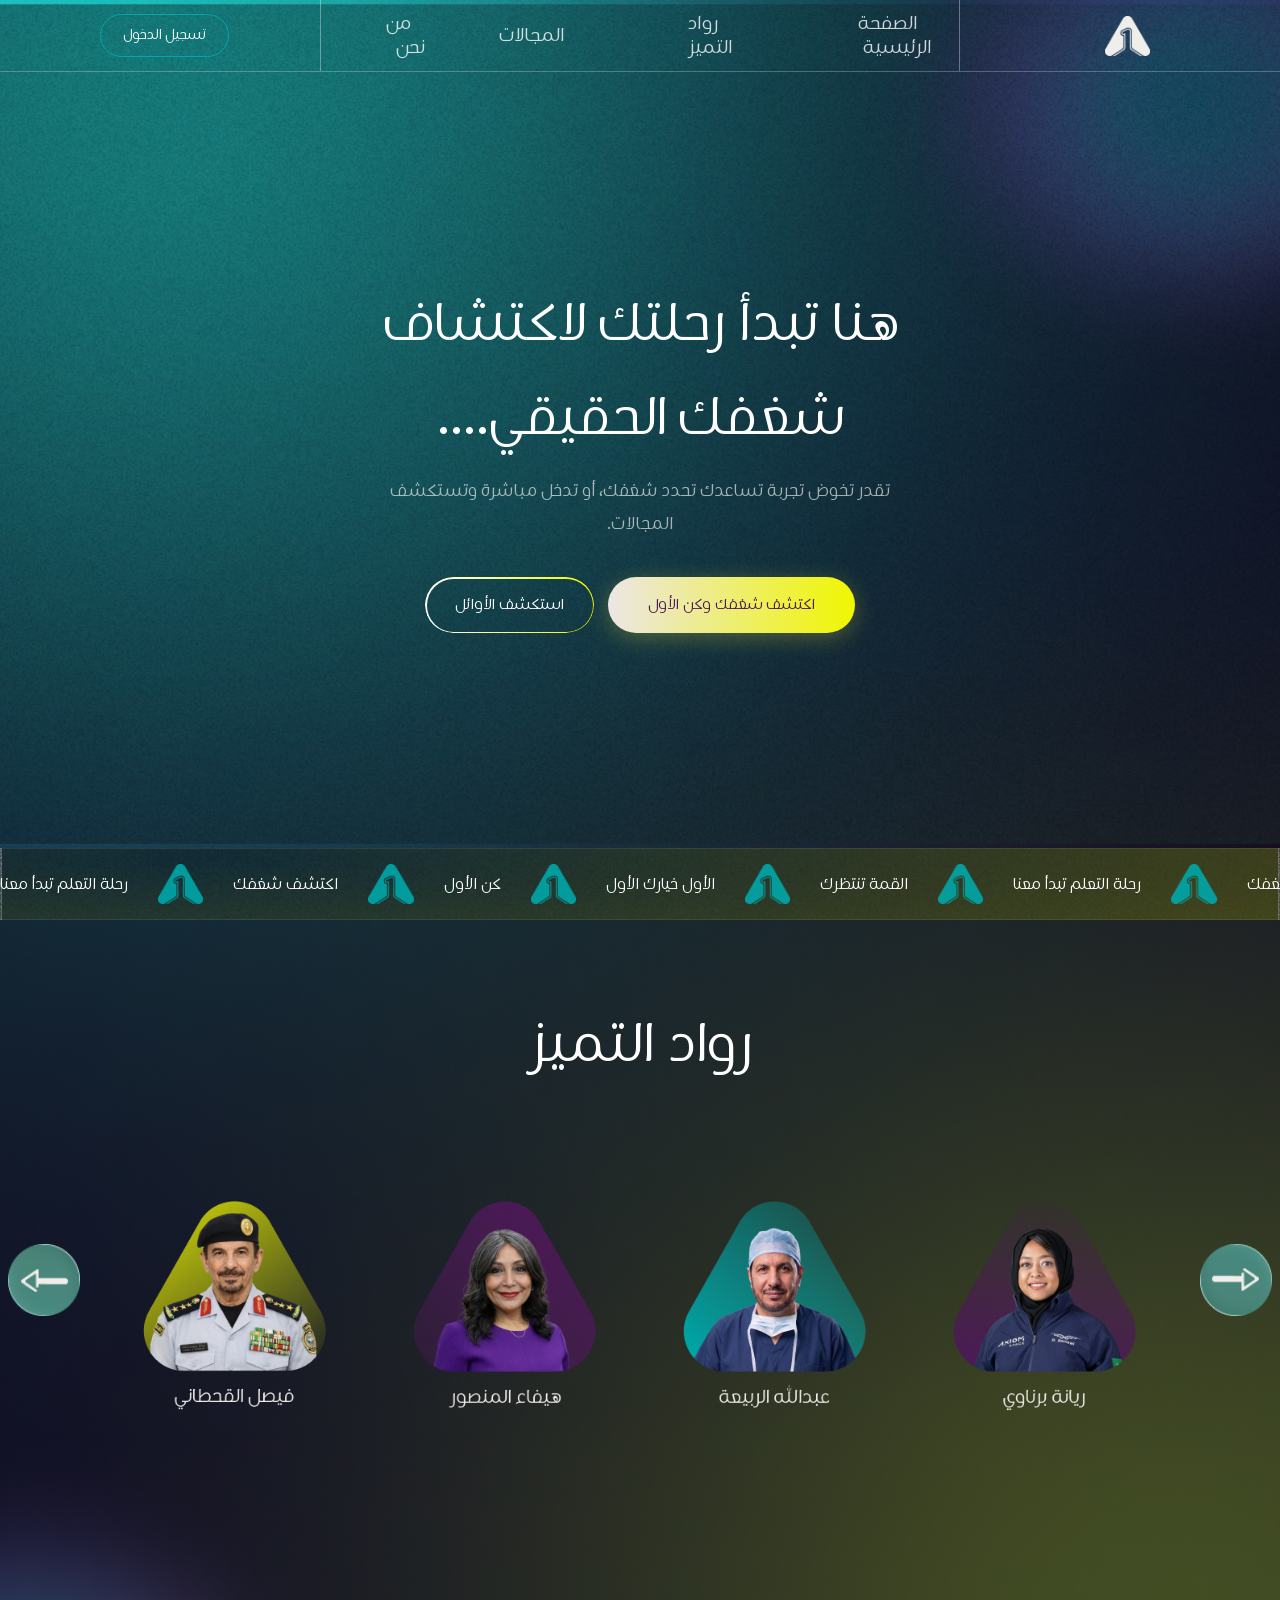
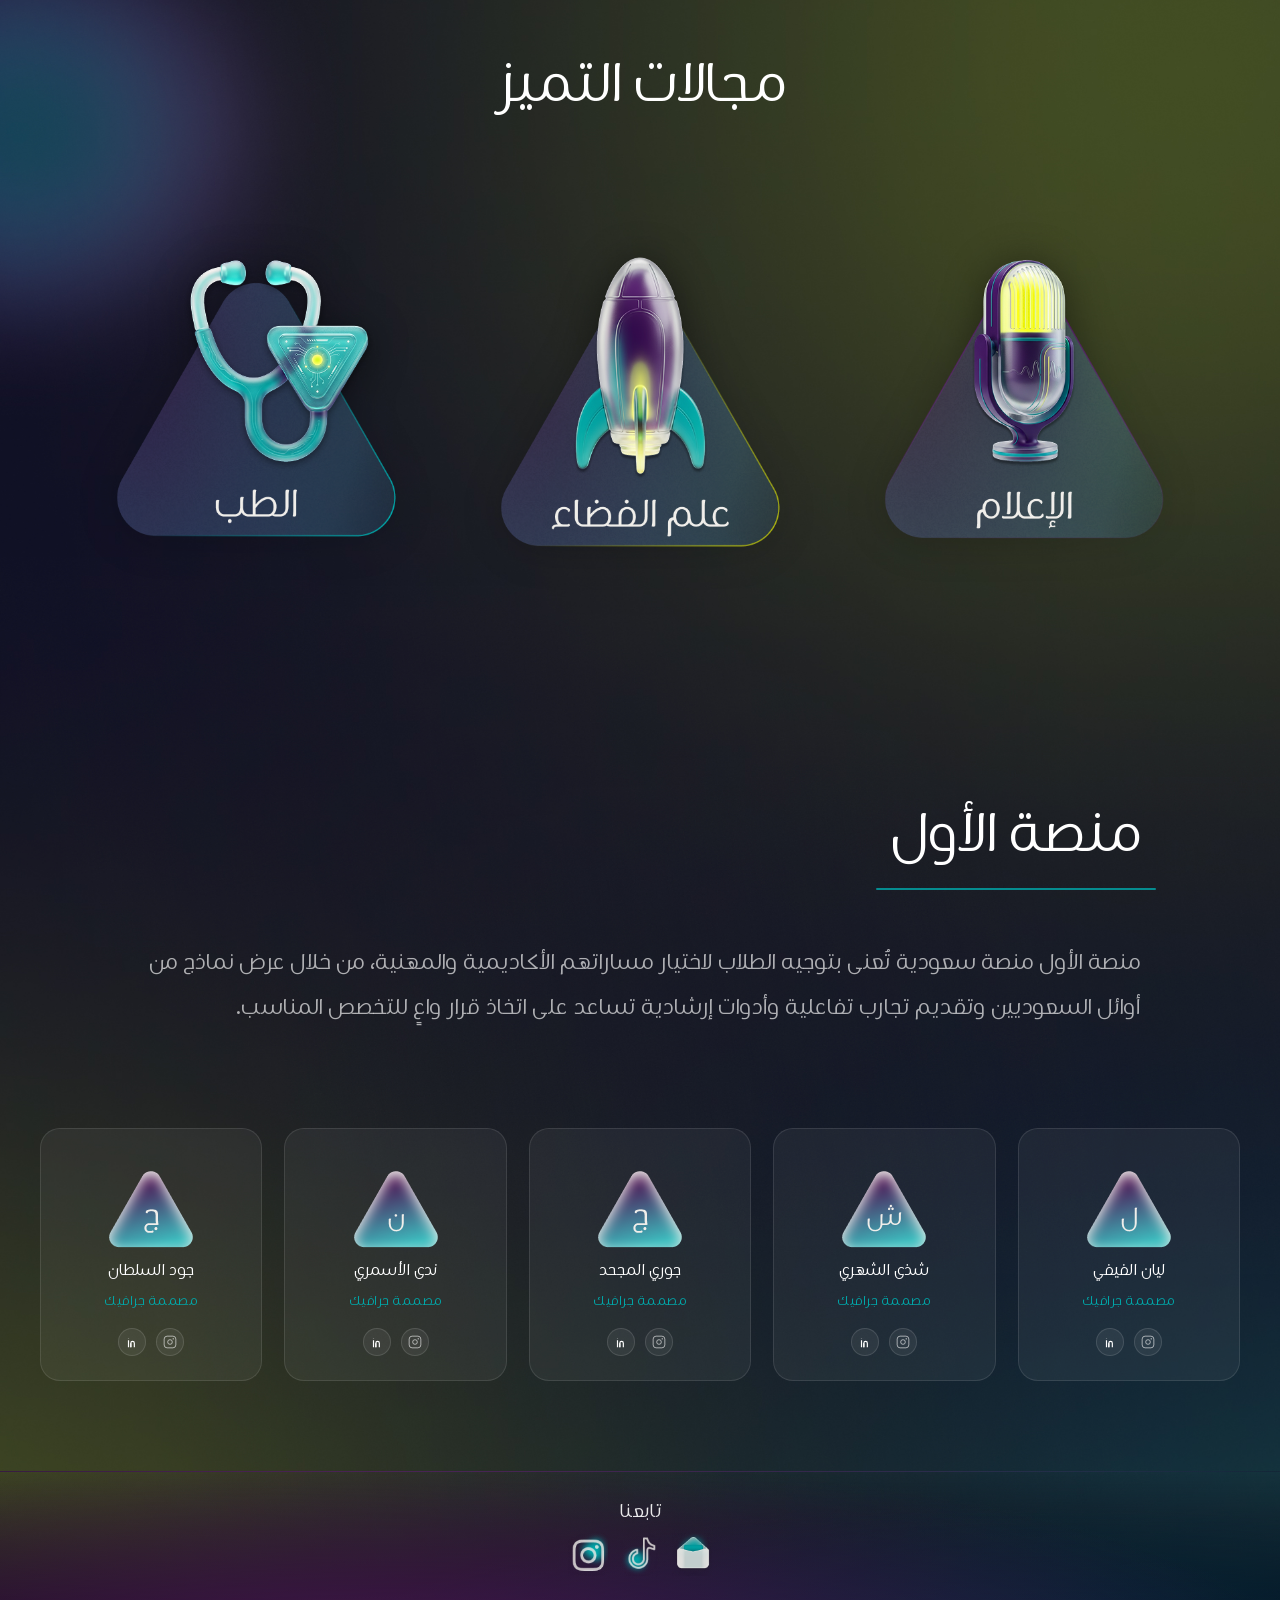
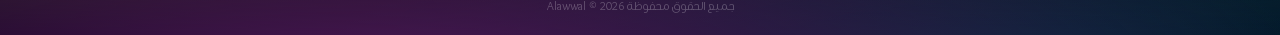
<file: index.html>
<!DOCTYPE html>
<html lang="ar" dir="rtl">
<head>
  <meta charset="UTF-8">
  <meta name="viewport" content="width=device-width, initial-scale=1.0">
  <title>منصة الأول – اكتشف شغفك الحقيقي</title>
  <link rel="stylesheet" href="styles.css">
  <link href="https://fonts.googleapis.com/css2?family=Cairo:wght@300;400;600;700;900&display=swap" rel="stylesheet">
</head>
<body>

<!-- Glass overlay — covers full page background -->
<div class="page-glass" aria-hidden="true"></div>

<!-- ══════════ HEADER ══════════ -->
<header class="hdr" id="hdr">
  <a href="index.html" class="logo"> <img class="logo-img" src="assets/شعار ابيض (1).png" alt="منصة الأول"> </a>
  
  <ul class="nav" id="mainNav">
    <li><a href="index.html">الصفحة الرئيسية</a></li>
    <li><a href="#pioneers-sec">رواد التميز</a></li>
    <li><a href="#fields-sec">المجالات</a></li>
    <li><a href="#about-sec">من نحن</a></li>
  </ul>
  <a href="auth.html" class="btn-login" id="loginBtn">تسجيل الدخول</a>
  <span class="user-welcome" id="userWelcome" style="display:none;">مرحباً <span id="userName"></span> <button class="logout-btn" onclick="logout()">خروج</button></span>
  <div class="burger" id="burger"><span></span><span></span><span></span></div>
</header>

 

<!-- ══════════ HERO ══════════ -->
<section class="hero" id="home">
  <div class="hero-content">
    <h1>هنا تبدأ رحلتك لاكتشاف</h1>
    <h1>شغفك الحقيقي....</h1>
    <p>
      تقدر تخوض تجربة تساعدك تحدد شغفك، أو تدخل مباشرة وتستكشف المجالات.
    </p>
    <div class="hero-btns">
      <a href="quiz.html" class="btn-Y">اكتشف شغفك وكن الأول</a>
      <a href="#pioneers-sec" class="btn-T">استكشف الأوائل</a>
    </div>
  </div>
  
</section>

 

<!-- ══════════ TICKER MARQUEE ══════════ -->
<div class="ticker" aria-hidden="true">
  <div class="ticker-track" id="tickerTrack">
    <span class="ticker-text">رحلة التعلم تبدأ معنا</span>
    <img class="ticker-logo" src="assets/شعار تركوازي.png" alt="">
    <span class="ticker-text">اكتشف شغفك</span>
    <img class="ticker-logo" src="assets/شعار تركوازي.png" alt="">
    <span class="ticker-text">كن الأول</span>
    <img class="ticker-logo" src="assets/شعار تركوازي.png" alt="">
    <span class="ticker-text">الأول خيارك الأول</span>
    <img class="ticker-logo" src="assets/شعار تركوازي.png" alt="">
    <span class="ticker-text">القمة تنتظرك</span>
    <img class="ticker-logo" src="assets/شعار تركوازي.png" alt="">
  </div>
</div>

 

<!-- ══════════ PIONEERS CAROUSEL ══════════ -->
<section class="sec pioneers-sec" id="pioneers-sec">

  <div class="sec-ttl">
    <h2>رواد التميز</h2>
  </div>

  <div class="carousel-wrapper">
    <button class="nav-btn prev" id="prev"></button>

    <div class="carousel">
      <div class="carousel-track" id="carouselTrack">
        
        <div class="item"><img src="assets/مثلث فيصل.png" alt="فيصل القحطاني" loading="lazy"></div>
        <div class="item"><img src="assets/مثلث هيفاء.png" alt="هيفاء المنصور " loading="lazy"></div>
        <div class="item"><img src="assets/مثلث عبدالله.png" alt="عبدالله " loading="lazy"></div>
        <div class="item">
          <a href="pioneers.html?char=1">
            <img src="assets/مثلث ريانة (1).png" alt="ريانة" loading="lazy">
          </a>
        </div>
        <div class="item"><img src="assets/مثلث غادة.png" alt="غادة " loading="lazy"></div>
        <div class="item"><img src="assets/مثلث غازي.png" alt="غازي " loading="lazy"></div>
        <div class="item"><img src="assets/مثلث سالم.png" alt="سالم " loading="lazy"></div>
        <div class="item"><img src="assets/مثلث احمد.png" alt="أحمد " loading="lazy"></div>
      </div>
    </div>

    <button class="nav-btn next" id="next"></button>
  </div>

</section>
 
<!-- ══════════ FIELDS (مجالات التميز) ══════════ -->
<section class="sec fields-sec" id="fields-sec">
  <div class="sec-ttl reveal">
    <h2>مجالات التميز</h2>


  <div class="fields-row">

    <!-- الإعلام -->
    <div class="field-card reveal" style="transition-delay:.1s">
      <img class="field-icon-img" src="assets/مثلث_الإعلام.png" alt="الإعلام">
    </div>

    <!-- علم الفضاء -->
    <div class="field-card reveal">
      <a href="pioneers.html">
      <img class="field-icon-img" src="assets/مثلث_الفضاء.png" alt="علم الفضاء">
      </a>
    </div>

    <!-- الطب -->
    <div class="field-card reveal" style="transition-delay:.2s">
      <img class="field-icon-img" src="assets/مثلث_الطب.png" alt="الطب">
      
    </div>

  </div>
</section>


<!-- ══════════ PLATFORM + TEAM (MERGED) ══════════ -->
<section class="sec platform-sec team-sec" id="about-sec">

  <!-- PLATFORM -->
  <div class="platform-inner reveal">
    <div class="sec-ttl">
      <h2>منصة الأول</h2>
    </div>

    <p>
      منصة الأول منصة سعودية تُعنى بتوجيه الطلاب لاختيار مساراتهم الأكاديمية والمهنية، من خلال عرض نماذج 
من أوائل السعوديين وتقديم تجارب تفاعلية وأدوات إرشادية تساعد على اتخاذ قرار واعٍ للتخصص المناسب.  </p>
  </div>

  <!-- TITLE FOR TEAM -->
  <div class="sec-ttl reveal" style="margin-top:30px; text-align: center;">
  </div>

  <!-- TEAM GRID -->
  <div class="team-grid">

    <div class="team-card reveal" style="transition-delay:.05s">
      <img class="tri-img" src="assets/ل.png">
      <h3>ليان الفيفي</h3>
      <span>مصممة جرافيك</span>
      <div class="team-social">
        <a href="#" class="team-icon" aria-label="Instagram">
          <svg viewBox="0 0 24 24" fill="none">
            <path d="M7 2h10a5 5 0 0 1 5 5v10a5 5 0 0 1-5 5H7a5 5 0 0 1-5-5V7a5 5 0 0 1 5-5Z" stroke="white"/>
            <path d="M12 8a4 4 0 1 0 0 8a4 4 0 0 0 0-8Z" stroke="white"/>
            <circle cx="17.5" cy="6.5" r="1" fill="white"/>
          </svg>
        </a>

        <a href="#" class="team-icon" aria-label="LinkedIn">
          <svg viewBox="0 0 24 24" fill="none">
            <path d="M6 9v12M6 6.5v.5" stroke="white" stroke-width="2"/>
            <path d="M10 21v-7a3 3 0 0 1 6 0v7" stroke="white" stroke-width="2"/>
            <path d="M10 14v7" stroke="white" stroke-width="2"/>
          </svg>
        </a>
      </div>
    </div>

    <div class="team-card reveal" style="transition-delay:.1s">
      <img class="tri-img" src="assets/ش.png">
      <h3>شذى الشهري</h3>
      <span>مصممة جرافيك</span>
      <div class="team-social">
        <a href="#" class="team-icon" aria-label="Instagram">
          <svg viewBox="0 0 24 24" fill="none">
            <path d="M7 2h10a5 5 0 0 1 5 5v10a5 5 0 0 1-5 5H7a5 5 0 0 1-5-5V7a5 5 0 0 1 5-5Z" stroke="white"/>
            <path d="M12 8a4 4 0 1 0 0 8a4 4 0 0 0 0-8Z" stroke="white"/>
            <circle cx="17.5" cy="6.5" r="1" fill="white"/>
          </svg>
        </a>

        <a href="https://www.linkedin.com/in/shatha2000s?utm_source=share_via&utm_content=profile&utm_medium=member_ios" class="team-icon" aria-label="LinkedIn">
          <svg viewBox="0 0 24 24" fill="none">
            <path d="M6 9v12M6 6.5v.5" stroke="white" stroke-width="2"/>
            <path d="M10 21v-7a3 3 0 0 1 6 0v7" stroke="white" stroke-width="2"/>
            <path d="M10 14v7" stroke="white" stroke-width="2"/>
          </svg>
        </a>
      </div>
    </div>

    <div class="team-card reveal" style="transition-delay:.15s">
      <img class="tri-img" src="assets/ج.png">
      <h3>جوري المجحد</h3>
      <span>مصممة جرافيك</span>
      <div class="team-social">
        <a href="#" class="team-icon" aria-label="Instagram">
          <svg viewBox="0 0 24 24" fill="none">
            <path d="M7 2h10a5 5 0 0 1 5 5v10a5 5 0 0 1-5 5H7a5 5 0 0 1-5-5V7a5 5 0 0 1 5-5Z" stroke="white"/>
            <path d="M12 8a4 4 0 1 0 0 8a4 4 0 0 0 0-8Z" stroke="white"/>
            <circle cx="17.5" cy="6.5" r="1" fill="white"/>
          </svg>
        </a>

        <a href="#" class="team-icon" aria-label="LinkedIn">
          <svg viewBox="0 0 24 24" fill="none">
            <path d="M6 9v12M6 6.5v.5" stroke="white" stroke-width="2"/>
            <path d="M10 21v-7a3 3 0 0 1 6 0v7" stroke="white" stroke-width="2"/>
            <path d="M10 14v7" stroke="white" stroke-width="2"/>
          </svg>
        </a>
      </div>
    </div>

    <div class="team-card reveal" style="transition-delay:.2s">
      <img class="tri-img" src="assets/ن.png">
      <h3>ندى الأسمري</h3>
      <span>مصممة جرافيك</span>
      <div class="team-social">
        <a href="https://www.instagram.com/nada_art13?igsh=dDh0MHZicjMycW1n&utm_source=qr
" class="team-icon" aria-label="Instagram">
          <svg viewBox="0 0 24 24" fill="none">
            <path d="M7 2h10a5 5 0 0 1 5 5v10a5 5 0 0 1-5 5H7a5 5 0 0 1-5-5V7a5 5 0 0 1 5-5Z" stroke="white"/>
            <path d="M12 8a4 4 0 1 0 0 8a4 4 0 0 0 0-8Z" stroke="white"/>
            <circle cx="17.5" cy="6.5" r="1" fill="white"/>
          </svg>
        </a>

        <a href="https://www.linkedin.com/in/nada-alasmary-8b2a6b21a" class="team-icon" aria-label="LinkedIn">
          <svg viewBox="0 0 24 24" fill="none">
            <path d="M6 9v12M6 6.5v.5" stroke="white" stroke-width="2"/>
            <path d="M10 21v-7a3 3 0 0 1 6 0v7" stroke="white" stroke-width="2"/>
            <path d="M10 14v7" stroke="white" stroke-width="2"/>
          </svg>
        </a>
      </div>
    </div>

    <div class="team-card reveal" style="transition-delay:.25s">
      <img class="tri-img" src="assets/ج.png">
      <h3>جود السلطان</h3>
      <span>مصممة جرافيك</span>
      <div class="team-social">
        <a href="#" class="team-icon" aria-label="Instagram">
          <svg viewBox="0 0 24 24" fill="none">
            <path d="M7 2h10a5 5 0 0 1 5 5v10a5 5 0 0 1-5 5H7a5 5 0 0 1-5-5V7a5 5 0 0 1 5-5Z" stroke="white"/>
            <path d="M12 8a4 4 0 1 0 0 8a4 4 0 0 0 0-8Z" stroke="white"/>
            <circle cx="17.5" cy="6.5" r="1" fill="white"/>
          </svg>
        </a>

        <a href="#" class="team-icon" aria-label="LinkedIn">
          <svg viewBox="0 0 24 24" fill="none">
            <path d="M6 9v12M6 6.5v.5" stroke="white" stroke-width="2"/>
            <path d="M10 21v-7a3 3 0 0 1 6 0v7" stroke="white" stroke-width="2"/>
            <path d="M10 14v7" stroke="white" stroke-width="2"/>
          </svg>
        </a>
      </div>
    </div>

  </div>

</section>

 
<!-- ══════════ FOOTER ══════════ -->
<footer class="footer">
  <div class="footer-inner">

    <p class="footer-follow">تابعنا</p>

    <div class="footer-socials">

      <a href="mailto:1alawalsa@gmail.com?subject=استفسار%20عن%20منصة%20الأول" class="soc-link" title="Email" aria-label="Email">
    <img src="assets/ايميل.png" class="soc-img">
  </a>

  <a href="https://www.tiktok.com/@1alawal.sa" class="soc-link" title="TikTok" aria-label="TikTok">
    <img src="assets/تيك.png" class="soc-img">
  </a>
  
  <a href="https://www.instagram.com/1alawal.sa?igsh=a3ZuaTF3bDF0ZXcw" class="soc-link" title="Instagram" aria-label="Instagram">
    <img src="assets/انستا.png" class="soc-img">
  </a>


</div>

    <div class="footer-copy">جميع الحقوق محفوظة Alawwal &copy; 2026</div>
  </div>
</footer>

<script src="script.js"></script>
</body>
</html>
</file>
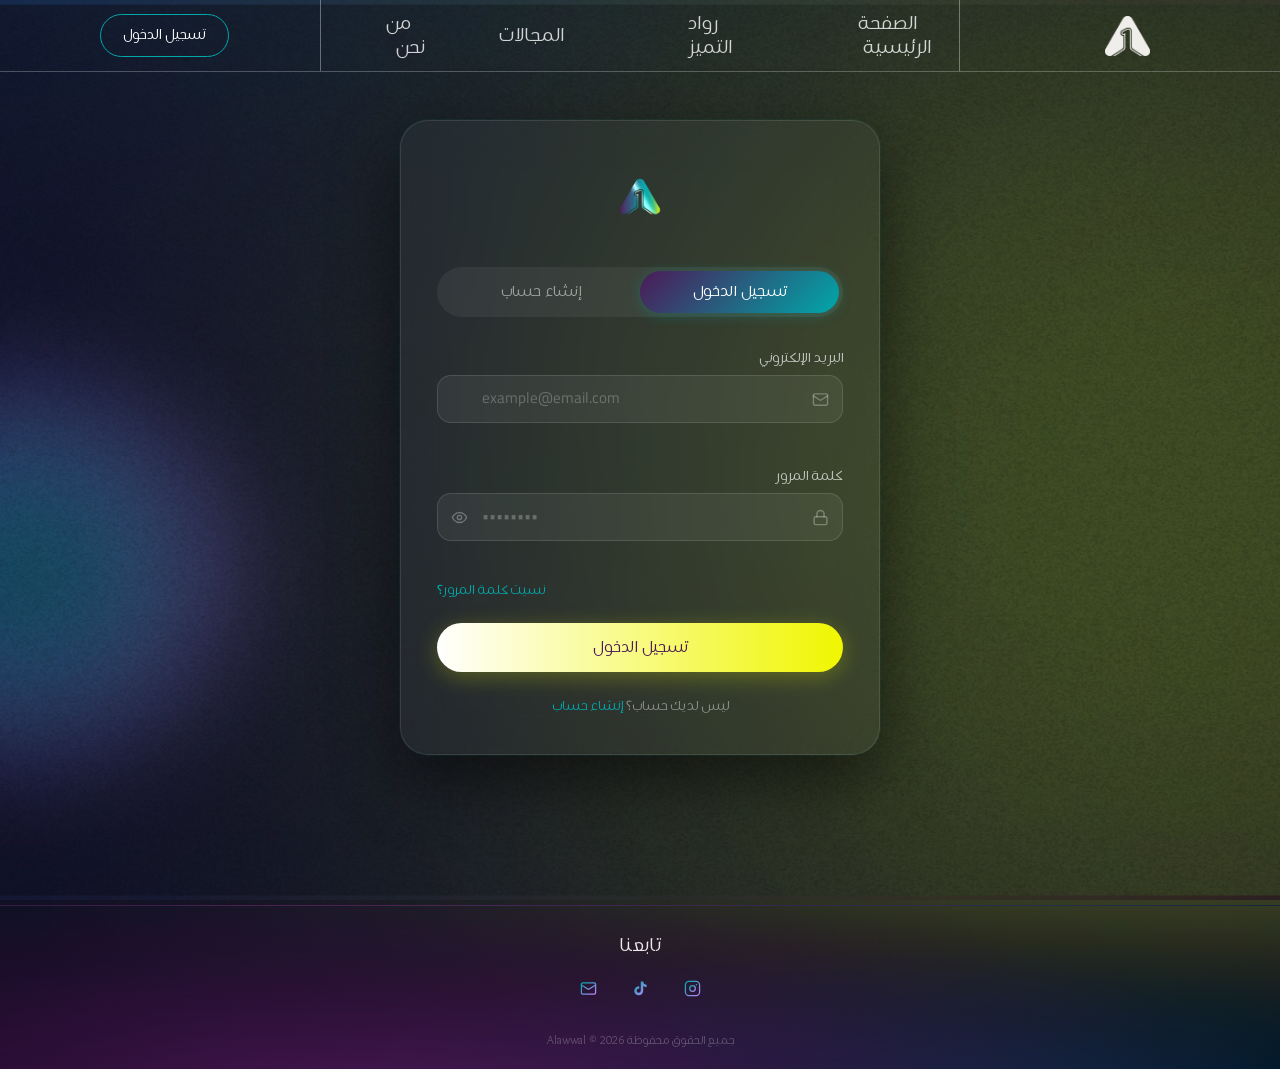
<file: auth.html>
<!DOCTYPE html>
<html lang="ar" dir="rtl">
<head>
  <meta charset="UTF-8">
  <meta name="viewport" content="width=device-width, initial-scale=1.0">
  <title>منصة الأول – تسجيل الدخول</title>
  <link rel="stylesheet" href="styles.css">
  <link rel="stylesheet" href="auth.css">
  <link href="https://fonts.googleapis.com/css2?family=Cairo:wght@300;400;600;700;900&display=swap" rel="stylesheet">
</head>
<body>

<div class="page-glass2" aria-hidden="true"></div>

<!-- ══════════ HEADER ══════════ -->
<header class="hdr" id="hdr">
  <a href="index.html" class="logo"> <img class="logo-img" src="assets/شعار ابيض (1).png" alt="منصة الأول"> </a>
  
  <ul class="nav" id="mainNav">
    <li><a href="index.html">الصفحة الرئيسية</a></li>
    <li><a href="#pioneers-sec">رواد التميز</a></li>
    <li><a href="#fields-sec">المجالات</a></li>
    <li><a href="#about-sec">من نحن</a></li>
  </ul>
  <a href="auth.html" class="btn-login" id="loginBtn">تسجيل الدخول</a>
  <span class="user-welcome" id="userWelcome" style="display:none;">مرحباً <span id="userName"></span> <button class="logout-btn" onclick="logout()">خروج</button></span>
  <div class="burger" id="burger"><span></span><span></span><span></span></div>
</header>

<!-- ══════════ AUTH SECTION ══════════ -->
<main class="auth-pg">
  <div class="auth-card">

    <!-- Logo inside card -->
    <div class="auth-logo">
      <img src="assets/logo.png" alt="منصة الأول">
    </div>

    <!-- Tabs -->
    <div class="auth-tabs" role="tablist">
      <button class="tab-btn active" id="tab-login" role="tab" aria-selected="true" aria-controls="panel-login" onclick="switchTab('login')">
        تسجيل الدخول
      </button>
      <button class="tab-btn" id="tab-signup" role="tab" aria-selected="false" aria-controls="panel-signup" onclick="switchTab('signup')">
        إنشاء حساب
      </button>
      <div class="tab-slider" id="tabSlider"></div>
    </div>

    <!-- ── LOGIN PANEL ── -->
    <div class="auth-panel active" id="panel-login" role="tabpanel">
      <form id="loginForm" novalidate autocomplete="on" onsubmit="submitLogin(event)">

        <div class="field-group">
          <label for="l-email">البريد الإلكتروني</label>
          <div class="input-wrap">
            <span class="input-icon">
              <svg width="17" height="17" viewBox="0 0 24 24" fill="none" stroke="currentColor" stroke-width="2" stroke-linecap="round" stroke-linejoin="round"><rect x="2" y="4" width="20" height="16" rx="2"/><path d="m22 7-8.97 5.7a1.94 1.94 0 0 1-2.06 0L2 7"/></svg>
            </span>
            <input type="email" id="l-email" name="email" placeholder="example@email.com" autocomplete="email" dir="ltr">
          </div>
          <span class="err-msg" id="l-email-err"></span>
        </div>

        <div class="field-group">
          <label for="l-pass">كلمة المرور</label>
          <div class="input-wrap">
            <span class="input-icon">
              <svg width="17" height="17" viewBox="0 0 24 24" fill="none" stroke="currentColor" stroke-width="2" stroke-linecap="round" stroke-linejoin="round"><rect x="3" y="11" width="18" height="11" rx="2"/><path d="M7 11V7a5 5 0 0 1 10 0v4"/></svg>
            </span>
            <input type="password" id="l-pass" name="password" placeholder="••••••••" autocomplete="current-password" dir="ltr">
            <button type="button" class="eye-btn" onclick="togglePass('l-pass', this)" aria-label="إظهار كلمة المرور">
              <svg class="eye-open" width="17" height="17" viewBox="0 0 24 24" fill="none" stroke="currentColor" stroke-width="2" stroke-linecap="round" stroke-linejoin="round"><path d="M2 12s3-7 10-7 10 7 10 7-3 7-10 7-10-7-10-7Z"/><circle cx="12" cy="12" r="3"/></svg>
              <svg class="eye-close" width="17" height="17" viewBox="0 0 24 24" fill="none" stroke="currentColor" stroke-width="2" stroke-linecap="round" stroke-linejoin="round" style="display:none"><path d="M17.94 17.94A10.07 10.07 0 0 1 12 20c-7 0-11-8-11-8a18.45 18.45 0 0 1 5.06-5.94"/><path d="M9.9 4.24A9.12 9.12 0 0 1 12 4c7 0 11 8 11 8a18.5 18.5 0 0 1-2.16 3.19"/><line x1="1" y1="1" x2="23" y2="23"/></svg>
            </button>
          </div>
          <span class="err-msg" id="l-pass-err"></span>
        </div>

        <div class="forgot-row">
          <a href="#" class="forgot-link">نسيت كلمة المرور؟</a>
        </div>

        <button type="submit" class="auth-btn">
          <span class="btn-text">تسجيل الدخول</span>
          <span class="btn-loader" aria-hidden="true"></span>
        </button>

        <p class="switch-hint">ليس لديك حساب؟ <button type="button" class="inline-link" onclick="switchTab('signup')">إنشاء حساب</button></p>
      </form>
    </div>

    <!-- ── SIGN UP PANEL ── -->
    <div class="auth-panel" id="panel-signup" role="tabpanel">
      <form id="signupForm" novalidate autocomplete="off" onsubmit="submitSignup(event)">

        <div class="field-group">
          <label for="s-name">الاسم الكامل</label>
          <div class="input-wrap">
            <span class="input-icon">
              <svg width="17" height="17" viewBox="0 0 24 24" fill="none" stroke="currentColor" stroke-width="2" stroke-linecap="round" stroke-linejoin="round"><circle cx="12" cy="8" r="4"/><path d="M4 20c0-4 3.6-7 8-7s8 3 8 7"/></svg>
            </span>
            <input type="text" id="s-name" name="fullname" placeholder="محمد أحمد العمري" autocomplete="name">
          </div>
          <span class="err-msg" id="s-name-err"></span>
        </div>

        <div class="field-group">
          <label for="s-email">البريد الإلكتروني</label>
          <div class="input-wrap">
            <span class="input-icon">
              <svg width="17" height="17" viewBox="0 0 24 24" fill="none" stroke="currentColor" stroke-width="2" stroke-linecap="round" stroke-linejoin="round"><rect x="2" y="4" width="20" height="16" rx="2"/><path d="m22 7-8.97 5.7a1.94 1.94 0 0 1-2.06 0L2 7"/></svg>
            </span>
            <input type="email" id="s-email" name="email" placeholder="example@email.com" autocomplete="email" dir="ltr">
          </div>
          <span class="err-msg" id="s-email-err"></span>
        </div>

        <div class="field-group">
          <label for="s-phone">رقم الهاتف</label>
          <div class="input-wrap">
            <span class="input-icon">
              <svg width="17" height="17" viewBox="0 0 24 24" fill="none" stroke="currentColor" stroke-width="2" stroke-linecap="round" stroke-linejoin="round"><path d="M22 16.92v3a2 2 0 0 1-2.18 2 19.79 19.79 0 0 1-8.63-3.07 19.5 19.5 0 0 1-6-6 19.79 19.79 0 0 1-3.07-8.67A2 2 0 0 1 4.11 2h3a2 2 0 0 1 2 1.72 12.84 12.84 0 0 0 .7 2.81 2 2 0 0 1-.45 2.11L8.09 9.91a16 16 0 0 0 6 6l1.27-1.27a2 2 0 0 1 2.11-.45 12.84 12.84 0 0 0 2.81.7A2 2 0 0 1 22 16.92z"/></svg>
            </span>
            <input type="tel" id="s-phone" name="phone" placeholder="05XXXXXXXX" autocomplete="tel" dir="ltr" maxlength="15">
          </div>
          <span class="err-msg" id="s-phone-err"></span>
        </div>

        <div class="field-group">
          <label for="s-pass">كلمة المرور</label>
          <div class="input-wrap">
            <span class="input-icon">
              <svg width="17" height="17" viewBox="0 0 24 24" fill="none" stroke="currentColor" stroke-width="2" stroke-linecap="round" stroke-linejoin="round"><rect x="3" y="11" width="18" height="11" rx="2"/><path d="M7 11V7a5 5 0 0 1 10 0v4"/></svg>
            </span>
            <input type="password" id="s-pass" name="password" placeholder="••••••••" autocomplete="new-password" dir="ltr" oninput="checkStrength(this.value)">
            <button type="button" class="eye-btn" onclick="togglePass('s-pass', this)" aria-label="إظهار كلمة المرور">
              <svg class="eye-open" width="17" height="17" viewBox="0 0 24 24" fill="none" stroke="currentColor" stroke-width="2" stroke-linecap="round" stroke-linejoin="round"><path d="M2 12s3-7 10-7 10 7 10 7-3 7-10 7-10-7-10-7Z"/><circle cx="12" cy="12" r="3"/></svg>
              <svg class="eye-close" width="17" height="17" viewBox="0 0 24 24" fill="none" stroke="currentColor" stroke-width="2" stroke-linecap="round" stroke-linejoin="round" style="display:none"><path d="M17.94 17.94A10.07 10.07 0 0 1 12 20c-7 0-11-8-11-8a18.45 18.45 0 0 1 5.06-5.94"/><path d="M9.9 4.24A9.12 9.12 0 0 1 12 4c7 0 11 8 11 8a18.5 18.5 0 0 1-2.16 3.19"/><line x1="1" y1="1" x2="23" y2="23"/></svg>
            </button>
          </div>
          <!-- Strength meter -->
          <div class="strength-meter" id="strengthMeter" aria-hidden="true">
            <div class="strength-bars">
              <span class="sbar" id="sb1"></span>
              <span class="sbar" id="sb2"></span>
              <span class="sbar" id="sb3"></span>
              <span class="sbar" id="sb4"></span>
            </div>
            <span class="strength-label" id="strengthLabel"></span>
          </div>
          <ul class="pass-rules" id="passRules">
            <li id="rule-len"><span class="rule-dot"></span>٨ أحرف على الأقل</li>
            <li id="rule-num"><span class="rule-dot"></span>رقم واحد على الأقل</li>
            <li id="rule-sym"><span class="rule-dot"></span>رمز خاص (! @ # ...)</li>
          </ul>
          <span class="err-msg" id="s-pass-err"></span>
        </div>

        <div class="field-group">
          <label for="s-confirm">تأكيد كلمة المرور</label>
          <div class="input-wrap">
            <span class="input-icon">
              <svg width="17" height="17" viewBox="0 0 24 24" fill="none" stroke="currentColor" stroke-width="2" stroke-linecap="round" stroke-linejoin="round"><path d="m9 12 2 2 4-4"/><rect x="3" y="11" width="18" height="11" rx="2"/><path d="M7 11V7a5 5 0 0 1 10 0v4"/></svg>
            </span>
            <input type="password" id="s-confirm" name="confirm" placeholder="••••••••" autocomplete="new-password" dir="ltr">
            <button type="button" class="eye-btn" onclick="togglePass('s-confirm', this)" aria-label="إظهار كلمة المرور">
              <svg class="eye-open" width="17" height="17" viewBox="0 0 24 24" fill="none" stroke="currentColor" stroke-width="2" stroke-linecap="round" stroke-linejoin="round"><path d="M2 12s3-7 10-7 10 7 10 7-3 7-10 7-10-7-10-7Z"/><circle cx="12" cy="12" r="3"/></svg>
              <svg class="eye-close" width="17" height="17" viewBox="0 0 24 24" fill="none" stroke="currentColor" stroke-width="2" stroke-linecap="round" stroke-linejoin="round" style="display:none"><path d="M17.94 17.94A10.07 10.07 0 0 1 12 20c-7 0-11-8-11-8a18.45 18.45 0 0 1 5.06-5.94"/><path d="M9.9 4.24A9.12 9.12 0 0 1 12 4c7 0 11 8 11 8a18.5 18.5 0 0 1-2.16 3.19"/><line x1="1" y1="1" x2="23" y2="23"/></svg>
            </button>
          </div>
          <span class="err-msg" id="s-confirm-err"></span>
        </div>

        <button type="submit" class="auth-btn">
          <span class="btn-text">إنشاء الحساب</span>
          <span class="btn-loader" aria-hidden="true"></span>
        </button>

        <p class="switch-hint">لديك حساب بالفعل؟ <button type="button" class="inline-link" onclick="switchTab('login')">تسجيل الدخول</button></p>
      </form>
    </div>

  </div>
</main>

<!-- ══════════ FOOTER ══════════ -->
<footer class="footer">
  <div class="footer-inner">

    <p class="footer-follow">تابعنا</p>

    <div class="footer-socials">

      <!-- Instagram -->
      <a href="https://www.instagram.com/1alawal.sa?igsh=a3ZuaTF3bDF0ZXcw" class="soc-link" title="Instagram" aria-label="Instagram">
        <svg width="22" height="22" viewBox="0 0 24 24" fill="none" stroke="url(#ig)" stroke-width="1.8" stroke-linecap="round" stroke-linejoin="round">
          <defs>
            <linearGradient id="ig" x1="0%" y1="0%" x2="100%" y2="100%">
              <stop offset="0%" stop-color="#00a8aa"/>
              <stop offset="100%" stop-color="#c084fc"/>
            </linearGradient>
          </defs>
          <rect x="2" y="2" width="20" height="20" rx="5"/>
          <circle cx="12" cy="12" r="4"/>
          <circle cx="17.5" cy="6.5" r="1" fill="url(#ig)" stroke="none"/>
        </svg>
      </a>

      <!-- TikTok -->
      <a href="#" class="soc-link" title="TikTok" aria-label="TikTok">
        <svg width="22" height="22" viewBox="0 0 24 24" fill="url(#tt)">
          <defs>
            <linearGradient id="tt" x1="0%" y1="0%" x2="100%" y2="100%">
              <stop offset="0%" stop-color="#00a8aa"/>
              <stop offset="100%" stop-color="#c084fc"/>
            </linearGradient>
          </defs>
          <path d="M19.59 6.69a4.83 4.83 0 01-3.77-4.25V2h-3.45v13.67a2.89 2.89 0 01-2.88 2.5 2.89 2.89 0 01-2.89-2.89 2.89 2.89 0 012.89-2.89c.28 0 .54.04.79.1V9.01a6.34 6.34 0 00-.79-.05 6.34 6.34 0 00-6.34 6.34 6.34 6.34 0 006.34 6.34 6.34 6.34 0 006.34-6.34V8.53a8.15 8.15 0 004.77 1.53V6.6a4.85 4.85 0 01-1-.09z"/>
        </svg>
      </a>

      <!-- Email -->
      <a href="alawal.l2026@gmail.com" class="soc-link" title="البريد الإلكتروني" aria-label="Email">
        <svg width="22" height="22" viewBox="0 0 24 24" fill="none" stroke="url(#em)" stroke-width="1.8" stroke-linecap="round" stroke-linejoin="round">
          <defs>
            <linearGradient id="em" x1="0%" y1="0%" x2="100%" y2="100%">
              <stop offset="0%" stop-color="#00a8aa"/>
              <stop offset="100%" stop-color="#c084fc"/>
            </linearGradient>
          </defs>
          <rect x="2" y="4" width="20" height="16" rx="2"/>
          <path d="m22 7-8.97 5.7a1.94 1.94 0 0 1-2.06 0L2 7"/>
        </svg>
      </a>

    </div>

    <div class="footer-copy">جميع الحقوق محفوظة Alawwal &copy; 2026</div>
  </div>
</footer>

<script src="script.js"></script>
<script src="auth.js"></script>
</body>
</html>
</file>
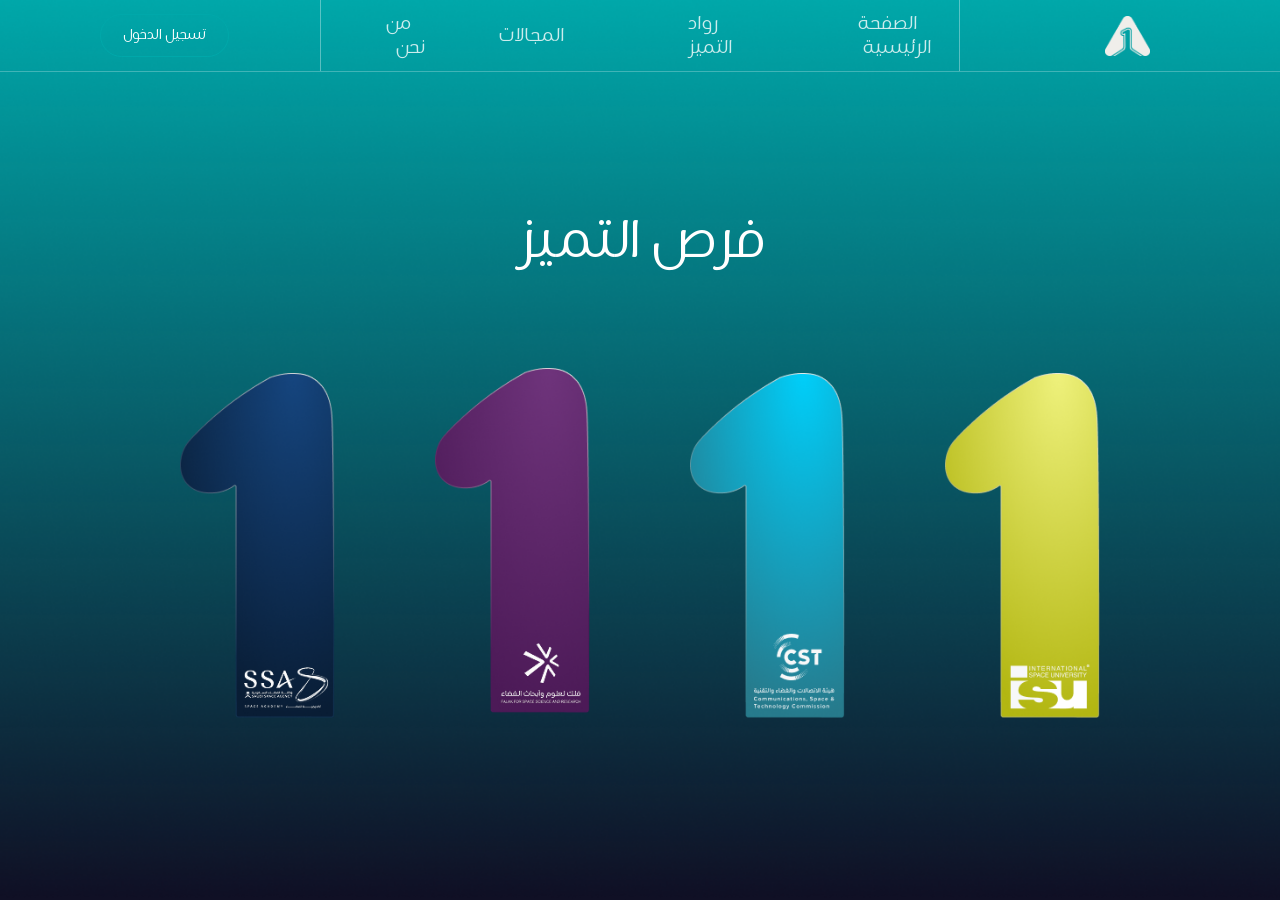
<file: courses.html>
<!DOCTYPE html>
<html lang="ar" dir="rtl">
<head>
<meta charset="UTF-8">
<meta name="viewport" content="width=device-width, initial-scale=1.0">
<title>الكورسات</title>
<link rel="stylesheet" href="styles.css">
<style>

body {
    background: url('assets/courses_bg.png') no-repeat center center fixed;
    background-size: cover;
    margin: 0;
    padding: 0;
    background-color: rgba(16, 16, 37, 1);
}

.main-title {
    text-align: center;
    margin: 0;
    padding-top: 30px;
    font-size: 55px;
}

.page-center {
    display: flex;
    flex-direction: column;
    align-items: center;
    justify-content: center;
    min-height: calc(100vh - 100px);
}

.courses-row {
    display: flex;
    align-items: flex-end;
    justify-content: center;
    gap: 100px;
    width: 95%;
    margin: 40px auto;
    overflow-x: auto;
    padding-bottom: 10px;
}

.course-card {
    position: relative;
    display: flex;
    flex-direction: row-reverse;
    align-items: flex-end;
    flex-shrink: 0;
    cursor: pointer;
}

/* ── الرقم أكبر ── */
.before {
    width: 170px;           /* كان 130px */
    height: auto;
    display: block;
    object-fit: contain;
    object-position: bottom;
    flex-shrink: 0;
    position: relative;
    z-index: 2;
    transition: transform 0.3s ease;
}

.course-card:hover .before {
    transform: translateY(-8px);
}

/* ── wrapper أكبر ── */
.after-wrapper {
    position: relative;
    width: 0;
    height: 400px;          /* كان 320px */
    overflow: hidden;
    opacity: 0;
    flex-shrink: 0;
    align-self: flex-end;
    transition: width 0.45s ease, opacity 0.35s ease;
    margin-left: -15px;
    z-index: 1;
}

/* ── صورة after أكبر ── */
.after-img {
    display: block;
    width: 350px;           /* كان 280px */
    height: 400px;          /* كان 320px */
    object-fit: cover;
    object-position: center 40px;
    border-radius: 20px;
    flex-shrink: 0;
}


.arrow-link {
    position: absolute;
    top: 30px;
    right: 5px;
    width: 90px;
    height: 90px;
    background: none;       /* بدون خلفية */
    border: none;           /* بدون حواف */
    border-radius: 0;
    display: flex;
    align-items: center;
    justify-content: center;
    opacity: 0;
    transition: opacity 0.3s ease 0.2s, transform 0.2s ease;
    z-index: 10;
}

.arrow-link:hover {
    transform: scale(1.15); /* يكبر قليلاً عند hover بدل خلفية */
}

.arrow-link img {
    width: 90px;         
    height: 90px;
    display: block;
    filter: drop-shadow(0 2px 6px rgba(0,0,0,0.40)); /* ظل خفيف للوضوح */
}

/* ── عند الـ hover ── */
.course-card:hover .after-wrapper {
    width: 350px;           /* نفس عرض after-img */
    opacity: 1;
}

.course-card:hover .arrow-link {
    opacity: 1;
}


.course-card:nth-child(3) .after-img {
    object-position: center 35px;
}

.course-card:nth-child(1) .after-img {
    object-position: center 45px;
}

.prev-btn {
    position: fixed;
    top: 100px;
    left: 50px;
    width: 60px;
    height: 60px;
    z-index: 999;
    display: block;
    transition: transform 0.2s ease, opacity 0.2s ease;
    opacity: 0.85;
}

.prev-btn:hover {
    transform: scale(1.1);
    opacity: 1;
}

.prev-btn img {
    width: 100%;
    height: 100%;
    object-fit: contain;
}

/* Tablet */
@media (max-width:1024px){

    .courses-row{
        gap:25px;
    }

    .course-card:hover .after-wrapper{
        width:280px;
    }

    .after-img{
        width:280px;
    }
}

/* Mobile */
@media (max-width:768px){

    .courses-row{
        flex-direction:column;
        align-items:center;
        gap:30px;
    }

    .course-card{
        width:100%;
        max-width:360px;
        justify-content:center;
    }

    .before{
        width:120px;
    }

    .after-wrapper{
        width:220px;
        opacity:1;
        height:280px;
    }

    .after-img{
        width:220px;
        height:280px;
    }

    .course-card:hover .after-wrapper{
        width:220px;
    }

    .arrow-link{
        opacity:1;
        width:60px;
        height:60px;
    }
}

</style>
</head>
<body>

<div class="overlay"></div>


<!-- ══════════ HEADER ══════════ -->
<header class="hdr" id="hdr">
  <a href="index.html" class="logo"> <img class="logo-img" src="assets/شعار ابيض (1).png" alt="منصة الأول"> </a>
  
  <ul class="nav" id="mainNav">
    <li><a href="index.html">الصفحة الرئيسية</a></li>
    <li><a href="#pioneers-sec">رواد التميز</a></li>
    <li><a href="#fields-sec">المجالات</a></li>
    <li><a href="#about-sec">من نحن</a></li>
  </ul>
  <a href="auth.html" class="btn-login" id="loginBtn">تسجيل الدخول</a>
  <span class="user-welcome" id="userWelcome" style="display:none;">مرحباً <span id="userName"></span> <button class="logout-btn" onclick="logout()">خروج</button></span>
  <div class="burger" id="burger"><span></span><span></span><span></span></div>
</header>

<div class="page-center">
<!-- زر الرجوع -->

  <h1 class="main-title">فرص التميز</h1>

  <section class="courses-row">

    <!-- كارد 1 -->
    <div class="course-card">
      <img src="assets/c12.png" class="before" alt="كورس 1">
      <div class="after-wrapper">

  <a href="https://www.isunet.edu/esc26-saudi-arabia/?utm_source"
     target="_blank"
     class="course-link">

      <img src="assets/c1_after.png"
           class="after-img"
           alt="تفاصيل كورس 1">

      <span class="arrow-link">
          <img src="assets/arrow.png" alt="رابط الكورس">
      </span>

  </a>

</div>
    </div>

    <!-- كارد 2 -->
    <div class="course-card">
      <img src="assets/c22.png" class="before" alt="كورس 2">
      <div class="after-wrapper">
        
        <a href="https://www.cst.gov.sa/about/what-we-do/space" target="_blank" class="course-link">
          <img src="assets/c2_after2.png" class="after-img" alt="تفاصيل كورس 2">
          <span class="arrow-link">
            <img src="assets/arrow.png" alt="رابط الكورس">
          </span>
        </a>
      </div>
    </div>

    <!-- كارد 3 -->
    <div class="course-card">
      <img src="assets/c32.png" class="before" alt="كورس 3">
      <div class="after-wrapper">
        
        <a href="https://falak.org.sa/courses" target="_blank" class="course-link">
          <img src="assets/c3_after (2).png" class="after-img" alt="تفاصيل كورس 3">
          <span class="arrow-link">
            <img src="assets/arrow.png" alt="رابط الكورس">
          </span>
        </a>
      </div>
    </div>

    <!-- كارد 4 -->
    <div class="course-card">
      <img src="assets/c42.png" class="before" alt="كورس 4">
      <div class="after-wrapper">
        
        <a href="https://ssa.gov.sa/ar/initiativesItemWithLayoutGrid/?path=/initiatives-1/spaceacademy/" target="_blank" class="course-link">
          <img src="assets/c4_after2.png" class="after-img" alt="تفاصيل كورس 4">
          <span class="arrow-link">
            <img src="assets/arrow.png" alt="رابط الكورس">
          </span>
        </a>
      </div>
    </div>

  </section>

</div>
<script src="script.js"></script>
</body>
</html>
</file>
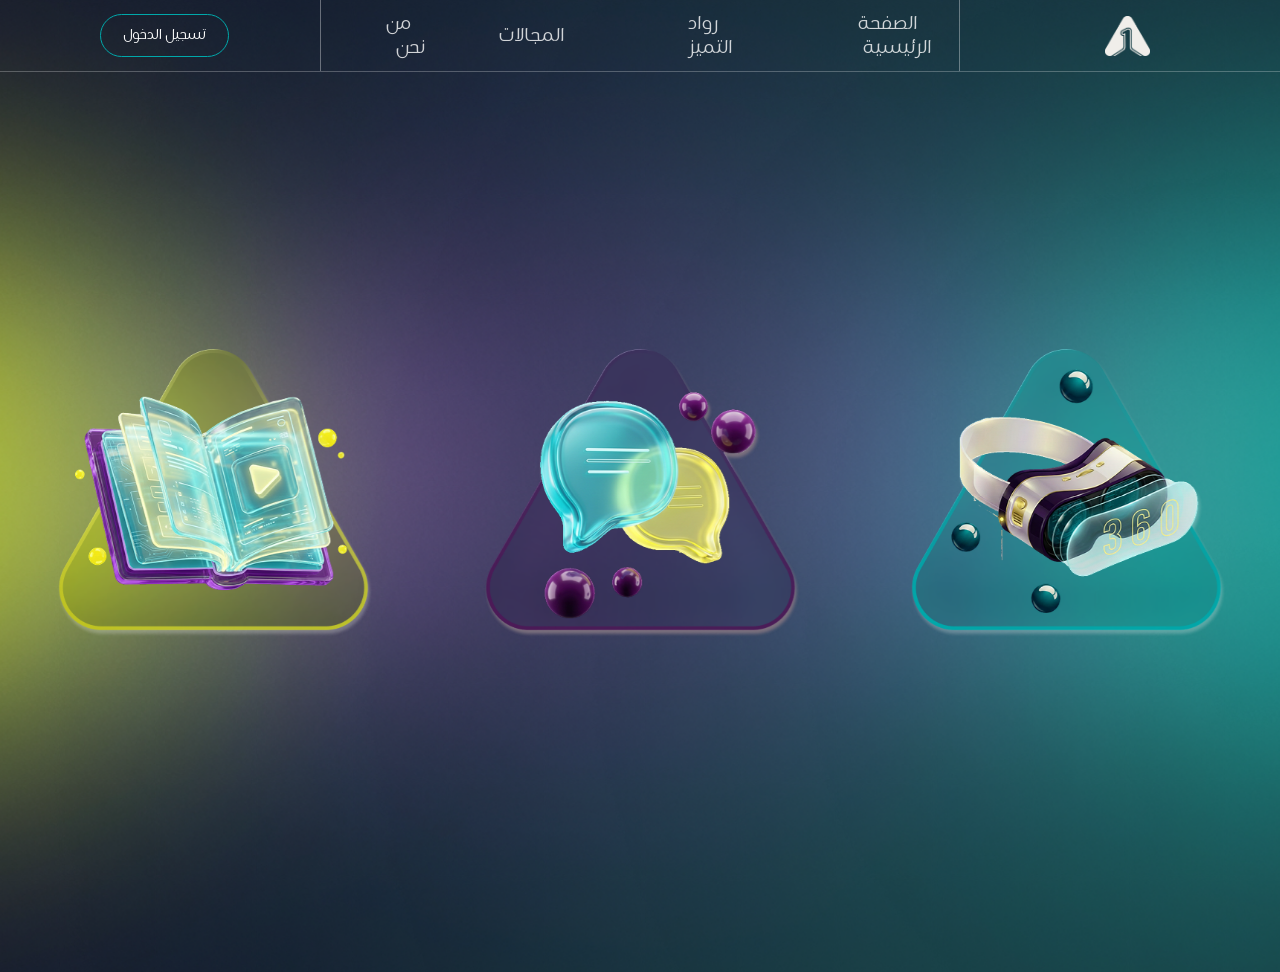
<file: fields.html>
<!DOCTYPE html>
<html lang="ar" dir="rtl">
<head>
<meta charset="UTF-8">
<meta name="viewport" content="width=device-width, initial-scale=1.0">
<title>المجالات</title>
<link rel="stylesheet" href="styles.css">

<style>
body{
    margin:0;
    min-height:100vh;
    background-image: url('assets/fields_bg.png');
    background-size: cover;
    background-repeat: no-repeat;
}

.cards{
    display:flex;
    justify-content:center;
    align-items:center;
    width:100%;

    min-height:100vh;
}

.card{
    cursor:pointer;
    transition:.3s;
    display:flex;
    justify-content:center;
    align-items:center;
}

.card:hover{
    transform:translateY(-10px);
}

.card img{
  margin-top:0;
  margin-right:0;
  width:560px;
  display:block;
  transition: transform 0.6s cubic-bezier(0.22, 1, 0.36, 1), 
              filter 0.6s ease;
  will-change: transform;
}

.card:hover img{
  transform: scale(1.05);
}

@media(max-width:1200px){
    .cards{
        gap:50px;
    }

    .card img{
        width:280px;
    }
}

@media(max-width:768px){
    .cards{
        flex-direction:column;
        gap:20px;
    }

    .card img{
        width:260px;
    }
}


</style>

</head>
<body>
<!-- ══════════ HEADER ══════════ -->
<header class="hdr" id="hdr">
  <a href="index.html" class="logo"> <img class="logo-img" src="assets/شعار ابيض (1).png" alt="منصة الأول"> </a>
  
  <ul class="nav" id="mainNav">
    <li><a href="index.html">الصفحة الرئيسية</a></li>
    <li><a href="#pioneers-sec">رواد التميز</a></li>
    <li><a href="#fields-sec">المجالات</a></li>
    <li><a href="#about-sec">من نحن</a></li>
  </ul>
  <a href="auth.html" class="btn-login" id="loginBtn">تسجيل الدخول</a>
  <span class="user-welcome" id="userWelcome" style="display:none;">مرحباً <span id="userName"></span> <button class="logout-btn" onclick="logout()">خروج</button></span>
  <div class="burger" id="burger"><span></span><span></span><span></span></div>
</header>

<div class="cards">

    <div class="card" onclick="openField('vr')">
        <img id="vrImg" src="assets/vr_p1.png" alt="">
    </div>

    <div class="card" onclick="openField('qa')">
        <img id="qaImg" src="assets/QA_p2.png" alt="">
    </div>

    <div class="card" onclick="openField('course')">
        <img id="courseImg" src="assets/course_p3.png" alt="">
    </div>

</div>

<script src="script.js"></script>
<script>
function openField(type){


    if(type === "vr"){
        window.location.href = "Vr.html";
    }

    if(type === "qa"){
        window.location.href = "qa.html";
    }

    if(type === "course"){
        window.location.href = "courses.html";
    }
}

function setHover(imgId, normalSrc, hoverSrc){
  const el = document.getElementById(imgId);

  el.addEventListener("mouseenter", () => {
    el.src = hoverSrc;
  });

  el.addEventListener("mouseleave", () => {
    el.src = normalSrc;
  });
}

setHover("vrImg", "assets/vr_p1.png", "assets/vr_p1_after.png");
setHover("qaImg", "assets/QA_p2.png", "assets/QA_p2_after.png");
setHover("courseImg", "assets/course_p3.png", "assets/course_p3_after.png");
</script>

</body>
</html>
</file>
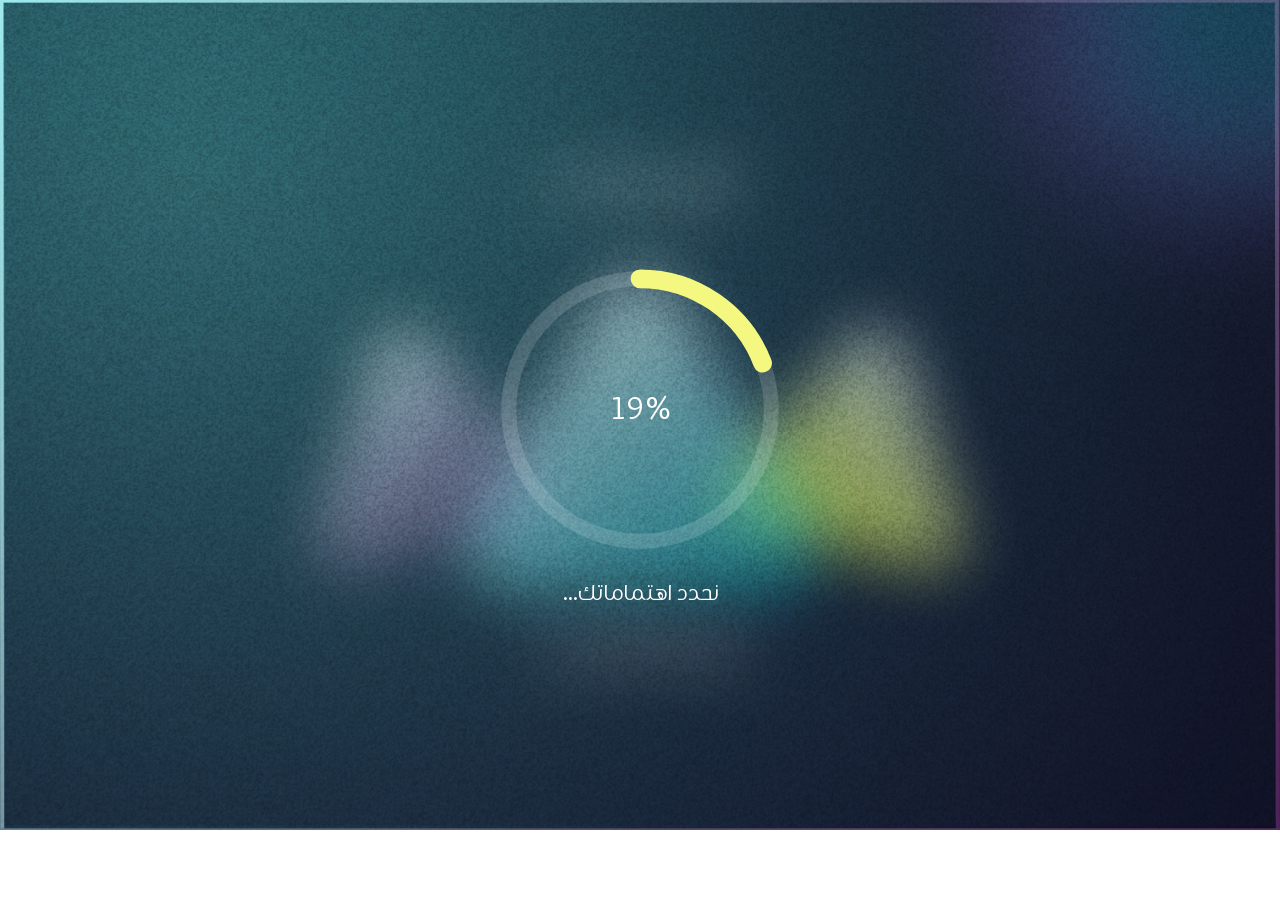
<file: loading.html>
<!DOCTYPE html>
<html lang="ar" dir="rtl">
<head>
  <meta charset="UTF-8">
  <meta name="viewport" content="width=device-width, initial-scale=1.0">
  <title>جاري التحليل – منصة الأول</title>

  <link rel="stylesheet" href="styles.css">
  <link href="https://fonts.googleapis.com/css2?family=Cairo:wght@300;400;600;700;900&display=swap" rel="stylesheet">
</head>

<body class="load-custom">

  <div class="glass"></div>

  <div class="load-content">
    <div class="ring">
      <svg viewBox="0 0 160 160">
        <circle class="bg" cx="80" cy="80" r="70"/>
        <circle class="fill" cx="80" cy="80" r="70"/>
      </svg>
      <span id="pct">0%</span>
    </div>

    <p id="msg">نحدد اهتماماتك...</p>
  </div>

  <script src="script.js"></script>
</body>
</html>
</file>
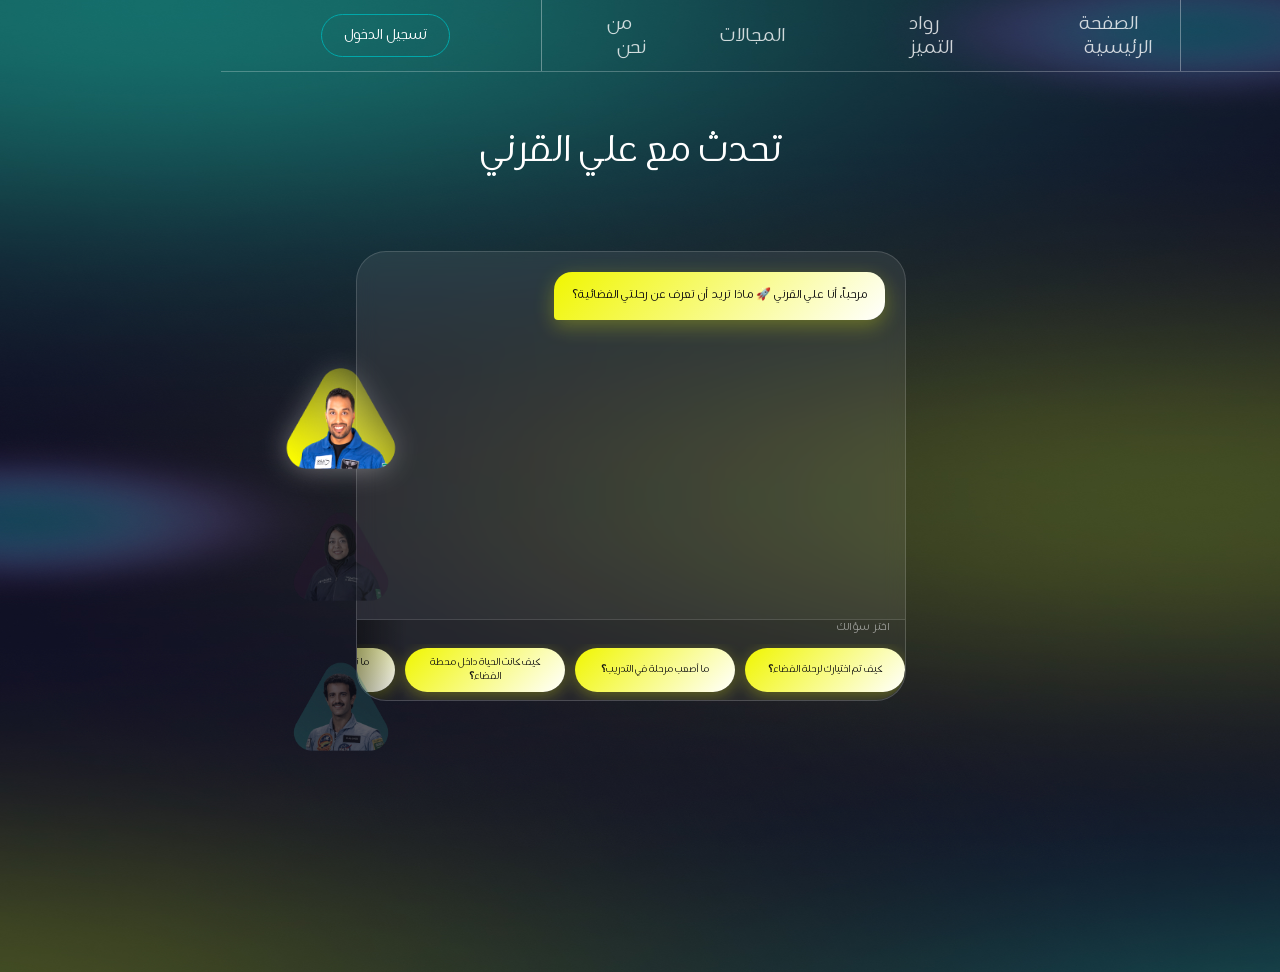
<file: qa.html>
<!DOCTYPE html>
<html lang="ar" dir="rtl">
<head>
<meta charset="UTF-8">
<meta name="viewport" content="width=device-width, initial-scale=1.0">
<title>تحدث مع رائد الفضاء</title>
<link rel="stylesheet" href="styles.css">
<style>
*{
  margin:0;
  padding:0;
  box-sizing:border-box;
}

body{
  overflow-x:hidden;
  color:white;
}

/* ===== BACKGROUND ===== */
.bg-video{
  position:fixed;
  inset:0;
  width:120%;
  height:120%;
  object-fit:cover;
  top:70px;
}

/* ===== CHAT LAYOUT ===== */
.chat-container{
  position:relative;
  z-index:2;
  width:100%;
  min-height:100vh;

  display:flex;
  flex-direction:column;
  align-items:center;
  justify-content:flex-start;
  padding:9px;
  text-align:center;
  
}

.title{
  text-align:center;
  width:100%;
}

.title h1{
  font-size:38px;
  margin-top:30px;
  transform:translateX(-230px);
  padding:15px;
}



/* ===== CHAT BOX ===== */
.chat-box{
  width:550px;
  max-width:100%;
  height:450px;
  background:rgba(255,255,255,.08);
  backdrop-filter:blur(10px);
  border:1px solid rgba(255,255,255,.15);
  border-radius:30px;
  padding:0;
  transform:translateX(-230px);
  display:flex;
  flex-direction:column;
  overflow:hidden;
}

/* ===== MESSAGES AREA ===== */
#messages{
  flex:1;
  overflow-y:auto;
  display:flex;
  flex-direction:column;
  gap:12px;
  padding:20px 20px 10px 20px;
  scrollbar-width:thin;
  scrollbar-color:rgba(255,255,255,.2) transparent;
}

#messages::-webkit-scrollbar{
  width:4px;
}
#messages::-webkit-scrollbar-thumb{
  background:rgba(255,255,255,.2);
  border-radius:4px;
}

.message{
  max-width:82%;
  padding:13px 18px;
  border-radius:18px;
  line-height:1.8;
  font-size:12px;
  word-break:break-word;
  text-align: right;
}

.user{
  background:rgba(255,255,255,0.92);
  color:#1a1a1a;
  margin-right:auto;
  border-bottom-right-radius:4px;
  font-weight:500;
}

.bot{
  margin-left:auto;
  color:#111;
  border-bottom-left-radius:4px;
}

/* ===== DIVIDER ===== */
.options-divider{
  height:1px;
  background:rgba(255,255,255,.12);
  flex-shrink:0;
}

/* ===== OPTIONS AREA ===== */
.options-wrapper{
  flex-shrink:0;

  background:rgba(0,0,0,.15);
  position:relative;
  overflow:hidden;
  border-radius:0 0 30px 30px;
}

.options-label{
  font-size:11px;
  color:rgba(255,255,255,.5);
  margin-bottom:10px;
  text-align:right;
  padding:0 16px;
  letter-spacing:0.5px;
}

/* fade الطرف الايسر - يدل ان في المزيد */
.options-wrapper::after{
  content:'';
  position:absolute;
  left:0;
  top:0;
  bottom:0;
  width:50px;
  background:linear-gradient(to right, rgba(0,0,0,0.4), transparent);
  pointer-events:none;
  z-index:1;
}

.options{
  display:flex;
  flex-direction:row;
  flex-wrap:nowrap;
  gap:10px;
  overflow-x:auto;
  overflow-y:hidden;
  padding:4px 16px 8px;
  scroll-behavior:smooth;
  scroll-snap-type:x mandatory;
}


.option-btn{
  flex: 0 0 160px;
  width: 160px;
  height: 44px;
  border:none;
  cursor:pointer;
  padding:8px 12px;
  border-radius:40px;
  font-size:10px;
  font-weight:600;
  text-align:center;
  white-space:normal;
  line-height:1.4;
  transition:transform .2s, box-shadow .2s, opacity .2s;
  scroll-snap-align:start;
  
}

.option-btn:hover{
  transform:translateY(-2px) scale(1.02);
  opacity:0.92;
}

.option-btn:active{
  transform:scale(0.97);
}

/* أسئلة علي */
.option-btn.ali{
  background:linear-gradient(135deg,#f0f600 0%,#ffffff 100%);
  color:#111;
  box-shadow:0 4px 16px rgba(240,246,0,.3);
}

/* أسئلة ريانة */
.option-btn.rayyanah{
  background:linear-gradient(135deg,#b06cc4 0%,#ffffff 100%);
  color:#111;
  box-shadow:0 4px 16px rgba(176,108,196,.3);
}

/* أسئلة الأمير سلطان */
.option-btn.sultan{
  background:linear-gradient(135deg,#00a8aa 0%,#ffffff 100%);
  color:#111;
  box-shadow:0 4px 16px rgba(0,168,170,.3);
}

/* ===== SIDEBAR ===== */
.sidebar{
  position: fixed;
  left: 60px;
  top: 62%;
  transform: translateY(-50%);
  display:flex;
  flex-direction:column;
  gap:10px;
  z-index:10;
  transition: transform 0.2s ease-out;
}

.char-item{
  width:120px;
  height:140px;
  cursor:pointer;
  opacity:0.45;
  transition:opacity .3s, transform .3s, filter .3s;
  filter:brightness(0.7) saturate(0.6);
}

.char-item img{
  width:100%;
  height:100%;
  object-fit:contain;
}

.char-item.active{
  opacity:1;
  transform:scale(1.15);
  filter:brightness(1.1) saturate(1.2) drop-shadow(0 0 12px rgba(255,255,255,0.4));
}

.char-item:hover:not(.active){
  opacity:0.7;
  transform:scale(1.05);
  filter:brightness(0.9) saturate(0.8);
}

/* ===== SCROLLBAR BASE ===== */
.options::-webkit-scrollbar {
  height: 6px;
}

/* ===== علي ===== */
.options.ali::-webkit-scrollbar-thumb {
  background: linear-gradient(135deg,#f0f600,#ffffff);
  border-radius: 10px;
}

/* ===== ريانة ===== */
.options.rayyanah::-webkit-scrollbar-thumb {
  background: linear-gradient(135deg,#b06cc4,#ffffff);
  border-radius: 10px;
}

/* ===== سلطان ===== */
.options.sultan::-webkit-scrollbar-thumb {
  background: linear-gradient(135deg,#00a8aa,#ffffff);
  border-radius: 10px;
}

/* track (الخلفية) */
.options::-webkit-scrollbar-track {
  background: rgba(255,255,255,0.05);
  border-radius: 10px;
}

/* Firefox */
.options.ali {
  scrollbar-color: #f0f600 rgba(255,255,255,0.05);
}

.options.rayyanah {
  scrollbar-color: #b06cc4 rgba(255,255,255,0.05);
}

.options.sultan {
  scrollbar-color: #00a8aa rgba(255,255,255,0.05);
}

/* ===== RESPONSIVE FIX ===== */
@media (max-width: 1024px) {
  .chat-box,
  .options {
    width: 90%;
  }

  .title h1 {
    font-size: 32px;
  }

  .sidebar {
    left: 20px;
    transform: translateY(-50%);
  }

  .character-btn {
    width: 180px;
    font-size: 15px;
  }
}

@media (max-width: 768px) {
  body {
    overflow-y: auto;
  }

  .chat-container {
    padding: 15px;
    height: auto;
    min-height: 100vh;
  }

  .title h1{
  font-size:42px;
  margin-top:0;
  margin-bottom:8px;
  transform:translateX(-230px);
  padding:10px;
}

  .chat-box {
    height: 420px;
    width: 95%;
    transform: none;
  }

  .sidebar {
    position: relative;
    left: 0;
    top: 0;
    transform: none;
    flex-direction: row;
    justify-content: center;
    flex-wrap: wrap;
    margin: 20px auto;
  }

  .char-item{
    width: 80px;
    height: 95px;
  }

  .character-btn {
    width: auto;
    padding: 10px 16px;
    font-size: 14px;
  }
}

@media (max-width: 480px) {
  .title h1 {
    font-size: 22px;
  }

  .chat-box {
    height: 370px;
    padding: 0;
  }

  .option-btn {
    font-size: 12px;
    padding: 10px 14px;
  }

  .character-btn {
    font-size: 13px;
    padding: 8px 12px;
  }
}

@media (max-width: 1024px){
  .sidebar{
    left: 10px;
    transform: translateY(-50%);
  }

  .chat-box{
    width: 90%;
  }
}

@media (max-width: 768px){
  .sidebar{
    position: fixed;
    flex-direction: row;
    bottom: 20px;
    top: auto;
    left: 50%;
    transform: translateX(-50%);
  }

  .char-item{
    width: 70px;
    height: 90px;
  }

  .chat-box{
    height: 420px;
  }
}

</style>
</head>

<body>
  
<!-- ══ Header ══ -->
<header class="hdr" id="hdr">
  <a href="index.html" class="logo"> <img class="logo-img" src="assets/شعار ابيض (1).png" alt="منصة الأول"> </a>
  
  <ul class="nav" id="mainNav">
    <li><a href="index.html">الصفحة الرئيسية</a></li>
    <li><a href="#pioneers-sec">رواد التميز</a></li>
    <li><a href="#fields-sec">المجالات</a></li>
    <li><a href="#team-sec">من نحن</a></li>
    <li class="mobile-auth"><a href="auth.html" class="btn-login" id="loginBtnMobile">تسجيل الدخول</a></li>
    <li class="mobile-auth-welcome" id="mobileUserWelcome" style="display:none;"><span>مرحباً <span id="mobileUserName"></span></span> <button class="logout-btn" onclick="logout()">خروج</button></li>
  </ul>
  <a href="auth.html" class="btn-login" id="loginBtn">تسجيل الدخول</a>
  <span class="user-welcome" id="userWelcome" style="display:none;">مرحباً <span id="userName"></span> <button class="logout-btn" onclick="logout()">خروج</button></span>
  <div class="burger" id="burger"><span></span><span></span><span></span></div>
</header>

<!-- BACKGROUND -->
<video autoplay muted loop playsinline class="bg-video">
  <source src="assets/space_vid3.mp4" type="video/mp4">
</video>
<div class="overlay"></div>

<!-- TRIANGLE SIDEBAR -->
<div class="sidebar" id="charNav"></div>

<!-- CHAT -->
<div class="chat-container">

  <div class="title">
    <h1 id="chatTitle">تحدث مع</h1>
  </div>

  <div class="chat-box">
    <div id="messages"></div>
    <div class="options-divider"></div>
    <div class="options-wrapper">
      <div class="options-label">اختر سؤالك</div>
      <div class="options" id="options"></div>
    </div>
  </div>

</div>

<script src="script.js"></script>
<script>

const chatTitle = document.getElementById("chatTitle");
const chatBox = document.getElementById("messages");
const options = document.getElementById("options");

window.addEventListener("scroll", () => {
  const sidebar = document.getElementById("charNav");

  let offset = window.scrollY * 0.2; // قوة الحركة
  sidebar.style.transform = `translateY(calc(-50% + ${offset}px))`;
});

const characters = {

  ali:{
    name:"علي القرني",
    title:"تحدث مع علي القرني",
    color:"#f0f600",
    startMessage:"مرحباً، أنا علي القرني 🚀 ماذا تريد أن تعرف عن رحلتي الفضائية؟",
    flow:{
      start:{
        choices:[
          "كيف تم اختيارك لرحلة الفضاء؟",
          "ما أصعب مرحلة في التدريب؟",
          "كيف كانت الحياة داخل محطة الفضاء؟",
          "ما نصيحتك للطلاب المهتمين بالفضاء؟"
        ],
        answers:{
          "كيف تم اختيارك لرحلة الفضاء؟":"تم اختياري بعد سلسلة من الاختبارات الطبية والعلمية والبدنية ضمن برنامج رواد الفضاء السعودي.",
          "ما أصعب مرحلة في التدريب؟":"التدريب على الحالات الطارئة والمحاكاة الواقعية كان من أكثر المراحل تحدياً.",
          "كيف كانت الحياة داخل محطة الفضاء؟":"كانت مليئة بالأنشطة العلمية والعمل الجماعي مع رواد الفضاء من مختلف الدول.",
          "ما نصيحتك للطلاب المهتمين بالفضاء؟":"التركيز على العلوم والتقنية والاستمرار في التعلم والعمل الجاد."
        },
        next:"end"
      },
      end:{
        choices:["شكراً لك","إعادة المحادثة"],
        answers:{
          "شكراً لك":"سعدت بالحديث معك 🚀",
          "إعادة المحادثة":"لنبدأ من جديد."
        },
        next:"restart"
      }
    }
  },

  rayyanah:{
    name:"ريانة برناوي",
     title:"تحدث مع ريانة برناوي",
    color:"#b06cc4",
    startMessage:"أهلاً، أنا ريانة برناوي 👩‍🚀 اسألني عن تجربتي في الفضاء.",
    flow:{
      start:{
        choices:[
          "كيف كان شعورك كأول رائدة فضاء سعودية؟",
          "ما طبيعة الأبحاث التي أجريتها؟",
          "ما أكثر شيء أدهشك في الفضاء؟",
          "ما رسالتك للفتيات السعوديات؟"
        ],
        answers:{
          "كيف كان شعورك كأول رائدة فضاء سعودية؟":"كان شعوراً استثنائياً ومصدر فخر كبير لتمثيل المرأة السعودية في مجال الفضاء.",
          "ما طبيعة الأبحاث التي أجريتها؟":"شاركت في تجارب علمية وطبية لدراسة تأثير بيئة الفضاء على جسم الإنسان.",
          "ما أكثر شيء أدهشك في الفضاء؟":"جمال الأرض وروعة مشاهدتها من المدار كانت تجربة لا تُنسى.",
          "ما رسالتك للفتيات السعوديات؟":"آمني بنفسك واعملي بجد، فكل حلم يمكن تحقيقه بالإصرار."
        },
        next:"end"
      },
      end:{
        choices:["شكراً لك","إعادة المحادثة"],
        answers:{
          "شكراً لك":"سعدت بالحوار معك 🌟",
          "إعادة المحادثة":"لنبدأ من جديد."
        },
        next:"restart"
      }
    }
  },

  sultan:{
    name:"الأمير سلطان بن سلمان",
    title:"تحدث مع الأمير سلطان بن سلمان",
    color:"#00a8aa",
    startMessage:"مرحباً، أنا الأمير سلطان بن سلمان، أول رائد فضاء عربي 🚀",
    flow:{
      start:{
        choices:[
          "كيف كانت رحلتك التاريخية عام 1985؟",
          "ما شعورك كأول رائد فضاء عربي؟",
          "ماذا تعلمت من تجربة الفضاء؟",
          "ما نصيحتك للشباب السعودي؟"
        ],
        answers:{
          "كيف كانت رحلتك التاريخية عام 1985؟":"كانت تجربة تاريخية ومصدر فخر للمملكة والعالم العربي بأكمله.",
          "ما شعورك كأول رائد فضاء عربي؟":"شعرت بمسؤولية كبيرة لتمثيل العرب والمسلمين في هذا الإنجاز العلمي.",
          "ماذا تعلمت من تجربة الفضاء؟":"تعلمت أهمية العلم والعمل الجماعي والانضباط لتحقيق الإنجازات الكبرى.",
          "ما نصيحتك للشباب السعودي؟":"استثمروا في التعليم والمعرفة وواصلوا السعي لتحقيق طموحاتكم."
        },
        next:"end"
      },
      end:{
        choices:["شكراً لك","إعادة المحادثة"],
        answers:{
          "شكراً لك":"أتمنى لك التوفيق والنجاح.",
          "إعادة المحادثة":"لنبدأ من جديد."
        },
        next:"restart"
      }
    }
  }

};

let currentCharacter = "ali";
let flow = characters[currentCharacter].flow;
let currentStep = "start";
let questionCount = 0;

const charNav = document.getElementById("charNav");

const charData = [
  { id:"ali",      img:"assets/مثلث علي.png" },
  { id:"rayyanah", img:"assets/مثلث ريانة.png" },
  { id:"sultan",   img:"assets/مثلث الامير.png" }
];

/* بناء السايدبار */
charData.forEach((c, i) => {
  const div = document.createElement("div");
  /* علي يأخذ active تلقائياً من البداية */
  div.className = "char-item" + (i === 0 ? " active" : "");
  div.dataset.charId = c.id;

  const img = document.createElement("img");
  img.src = c.img;
  img.alt = c.id;

  div.appendChild(img);
  div.onclick = () => selectCharacter(c.id);
  charNav.appendChild(div);
});

/* ===== FUNCTIONS ===== */
function selectCharacter(character) {
  questionCount = 0;

  chatTitle.textContent = characters[character].title;

  /* تحديث active على السايدبار */
  document.querySelectorAll(".char-item").forEach(el => {
    el.classList.toggle("active", el.dataset.charId === character);
  });

  currentCharacter = character;
  flow = characters[character].flow;
  currentStep = "start";

  chatBox.innerHTML = "";
  addMessage(characters[character].startMessage, "bot");
  showOptions("start");
}

function addMessage(text, type) {
  const div = document.createElement("div");
  div.className = `message ${type}`;

  if (type === "bot") {
    div.style.color = "#111";
    if (currentCharacter === "ali") {
      div.style.background = "linear-gradient(135deg,#f0f600 0%,#ffffff 100%)";
      div.style.boxShadow = "0 6px 20px rgba(240,246,0,.3)";
    } else if (currentCharacter === "rayyanah") {
      div.style.background = "linear-gradient(135deg,#b06cc4 0%,#ffffff 100%)";
      div.style.boxShadow = "0 6px 20px rgba(176,108,196,.3)";
    } else if (currentCharacter === "sultan") {
      div.style.background = "linear-gradient(135deg,#00a8aa 0%,#ffffff 100%)";
      div.style.boxShadow = "0 6px 20px rgba(0,168,170,.3)";
    }
  }

  div.innerText = text;
  chatBox.appendChild(div);
  chatBox.scrollTop = chatBox.scrollHeight;
}

function showOptions(step) {
  options.innerHTML = "";

  options.className = `options ${currentCharacter}`;

  flow[step].choices.forEach(choice => {
    const btn = document.createElement("button");
    btn.className = `option-btn ${currentCharacter}`;
    btn.innerText = choice;
    btn.onclick = () => handleChoice(choice);
    options.appendChild(btn);
  });
}

function handleChoice(choice) {
  addMessage(choice, "user");

  setTimeout(() => {
    addMessage(flow[currentStep].answers[choice], "bot");

    if (choice === "شكراً لك") {
      options.innerHTML = "";
      return;
    }

    if (choice === "إعادة المحادثة") {
      questionCount = 0;
      currentStep = "start";
      chatBox.innerHTML = "";
      addMessage(characters[currentCharacter].startMessage, "bot");
      showOptions("start");
      return;
    }

    if (currentStep === "start") {
      questionCount++;
      if (questionCount >= 2) {
        currentStep = "end";
        showOptions("end");
        return;
      }
    }

  }, 700);
}

/* تشغيل علي تلقائياً عند فتح الصفحة */
selectCharacter("ali");
</script>

</body>
</html>
</file>
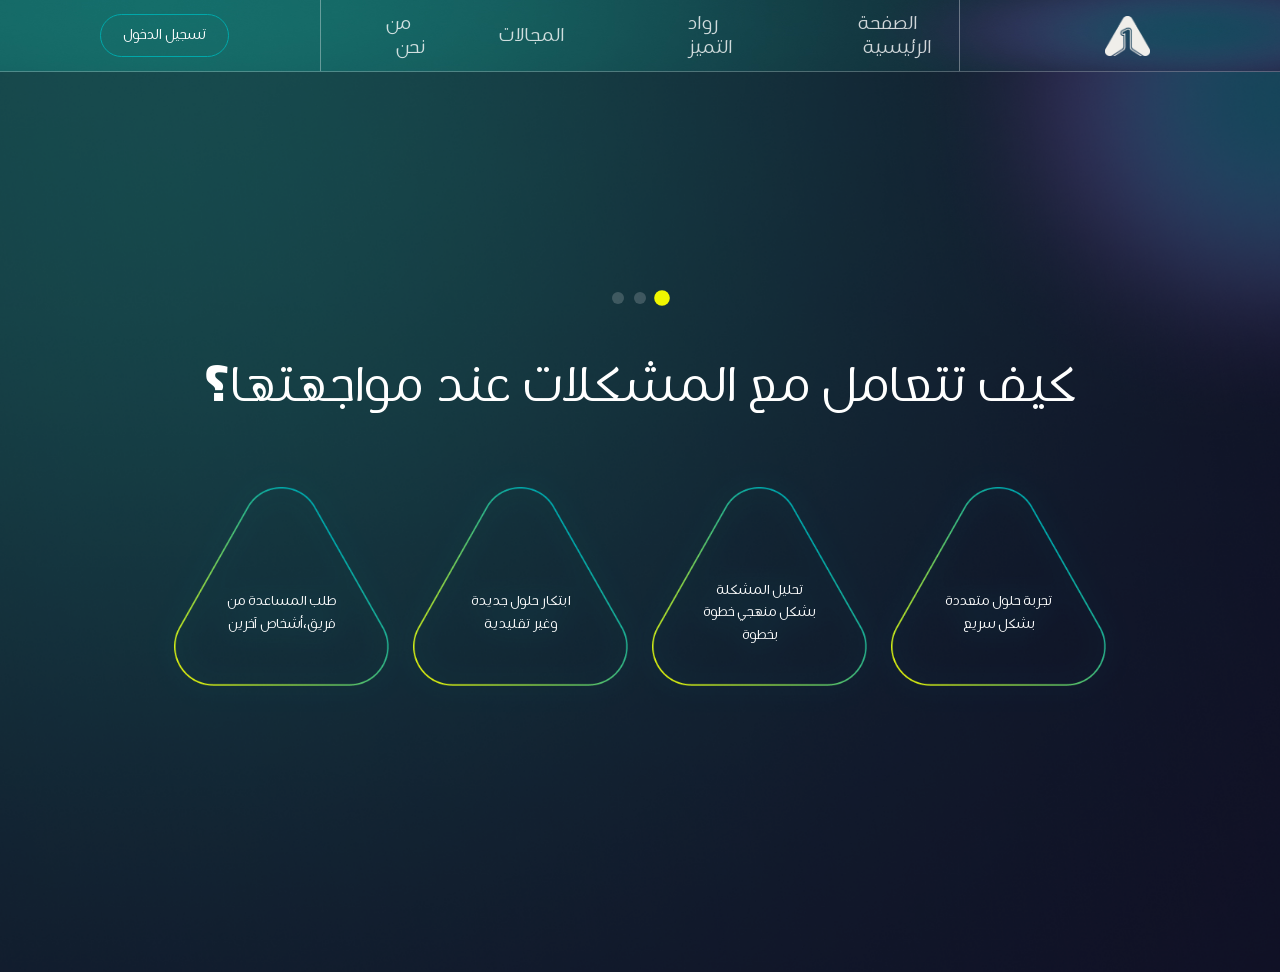
<file: quiz.html>
<!DOCTYPE html>
<html lang="ar" dir="rtl">
<head>
  <meta charset="UTF-8"><meta name="viewport" content="width=device-width,initial-scale=1.0">
  <title>اكتشف شغفك – منصة الأول</title>
  <link rel="stylesheet" href="styles.css">
  <link href="https://fonts.googleapis.com/css2?family=Cairo:wght@300;400;600;700;900&display=swap" rel="stylesheet">
</head>
<body>
<!-- ══════════ HEADER ══════════ -->
<header class="hdr" id="hdr">
  <a href="index.html" class="logo"> <img class="logo-img" src="assets/شعار ابيض (1).png" alt="منصة الأول"> </a>
  
  <ul class="nav" id="mainNav">
    <li><a href="index.html">الصفحة الرئيسية</a></li>
    <li><a href="#pioneers-sec">رواد التميز</a></li>
    <li><a href="#fields-sec">المجالات</a></li>
    <li><a href="#team-sec">من نحن</a></li>
    <li class="mobile-auth"><a href="auth.html" class="btn-login" id="loginBtnMobile">تسجيل الدخول</a></li>
    <li class="mobile-auth-welcome" id="mobileUserWelcome" style="display:none;"><span>مرحباً <span id="mobileUserName"></span></span> <button class="logout-btn" onclick="logout()">خروج</button></li>
  </ul>
  <a href="auth.html" class="btn-login" id="loginBtn">تسجيل الدخول</a>
  <span class="user-welcome" id="userWelcome" style="display:none;">مرحباً <span id="userName"></span> <button class="logout-btn" onclick="logout()">خروج</button></span>
  <div class="burger" id="burger"><span></span><span></span><span></span></div>
</header>

<div class="quiz-pg">
  <div class="quiz-wrap">
    <div class="quiz-dots">
      <div class="qdot active"></div>
      <div class="qdot"></div>
      <div class="qdot"></div>
    </div>
    <div class="quiz-question" id="quizQuestion"></div>
    <div class="q-tri-row" id="quizOpts"></div>
  </div>
</div>
<script src="script.js"></script>
</body>
</html>
</file>
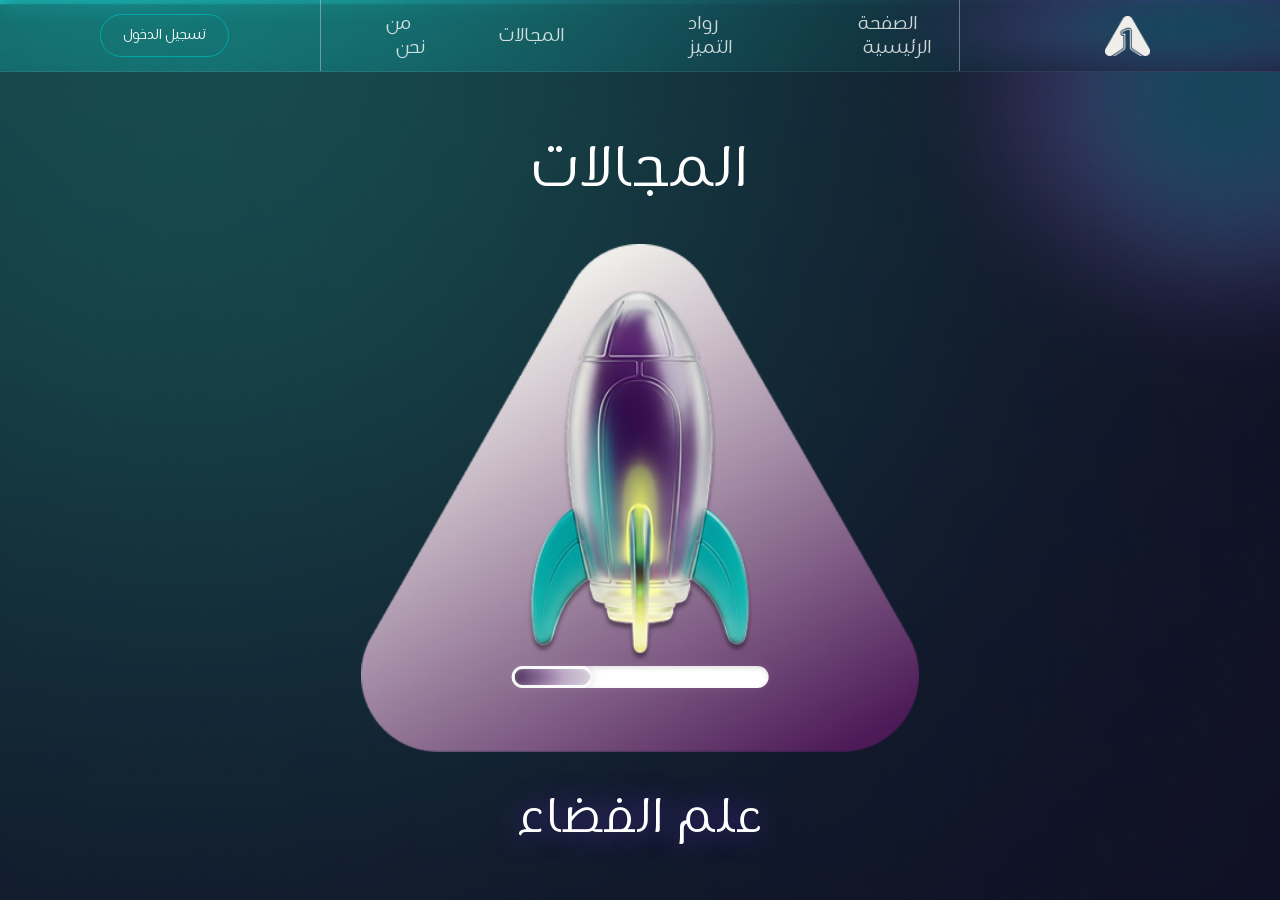
<file: result.html>
<!DOCTYPE html>
<html lang="ar" dir="rtl">
<head>
<meta charset="UTF-8">
<meta name="viewport" content="width=device-width,initial-scale=1.0">
<title>النتائج — منصة الأول</title>
<link rel="stylesheet" href="styles.css">
<style>

/*  RESULT PAGE — Futuristic Space UI */

/* ─── Stage ─── */
.result-stage {
  height: calc(100vh - 72px);
  overflow: hidden;
  padding: 20px 5% 12px;
  display: flex;
  flex-direction: column;
  align-items: center;
  justify-content: center;
  gap: 8px;
  position: relative;
  z-index: 2;
  background-image: url(assets/خلفية\ \ \(1\).png);
  background-size: cover;
  background-position:center;
  background-repeat:no-repeat;
}

.hdr{
  background: transparent !important;
  backdrop-filter: blur(10px);
  border-bottom: 1px solid rgba(255,255,255,.08);
}

/* ─── Page Title ─── */
.r-title {
  font-size: 60px;
  color: #fff;
  text-align: center;
  margin-bottom: 2px;
  margin-top: 2px;
  letter-spacing: 3px;
  animation: fadeUp 0.8s ease both;
  position: relative;
}


/* ─── Main Layout ─── */
.r-layout {
  display: flex;
  align-items: center;
  justify-content: center;
  width: 100%;
  max-width: 1300px;
  gap: 0;
  transition: gap 0.9s cubic-bezier(0.4, 0, 0.2, 1);
}
.r-layout.revealed {
  gap: 80px;
}

/* ══════════════════════════════════════
   RIGHT — Result Info
   (first in DOM = rightmost in RTL flex)
   ══════════════════════════════════════ */
.r-info {
  flex-shrink: 0;
  display: flex;
  flex-direction: column;
  align-items: center;
  text-align: center;
  max-width: 0;
  overflow: hidden;
  opacity: 0;
  transition:
    max-width 0.85s cubic-bezier(0.4, 0, 0.2, 1) 0s,
    opacity   0.55s ease 0.58s;
}
.r-layout.revealed .r-info {
  max-width: 480px;
  opacity: 1;
}

/* Percent number */
.r-percent{
  font-size: 120px;
  font-weight: 900;
  line-height: 1;
  white-space: nowrap;
  color:#fff;
  margin-bottom: 10px;
  animation: glowPct 3s ease-in-out infinite;
}


.r-field-tag {
  font-size: 1.05rem;
  color: rgba(255,255,255,0.6);
  margin: 10px 0 36px;
  white-space: nowrap;
  letter-spacing: 1px;
}

/* CTA Button */
.r-cta {
  padding: 11px 28px;
  margin-top: 30px;
  border-radius: 60px;
  border: none;
  background: linear-gradient(135deg, #7b6d83 10%, #a855f7 90%);
  color: #fff;
  font-family: var(--font);
  font-size: 0.88rem;
  font-weight: 700;
  cursor: pointer;
  white-space: nowrap;
  letter-spacing: 0.5px;
  position: relative;
  overflow: hidden;
  transition: transform 0.3s ease, box-shadow 0.3s ease;
}

.r-cta::before {
  content: '';
  position: absolute;
  inset: 0;
  background: linear-gradient(135deg,rgba(255,255,255,0.12),transparent);
  border-radius: inherit;
}
.r-cta:hover {
  transform: translateY(-5px) scale(1.02);
}
.r-cta:active { transform: translateY(-2px) scale(0.99); }


/* Field name label below triangle */
.r-field-lbl {
  font-size: 50px;
  font-weight: 700;
  color: #fff;
  margin-top: 10px;
  text-shadow: 0 0 28px rgba(124,58,237,0.7);
  letter-spacing: 2px;
}
/* ══════════════════════════════════════
   LEFT — Triangle + Rocket
   (second in DOM = leftmost in RTL flex)
   ══════════════════════════════════════ */
.r-tri-section {
  flex-shrink: 0;
  display: flex;
  flex-direction: column;
  align-items: center;
  animation: fadeUp 0.9s ease 0.25s both;
}

/* Triangle wrapper */
.r-tri-wrap {
  position: relative;
  width: min(580px, 62vh);
  height: min(580px, 62vh);
}

/* Purple triangle image */
.r-tri-img {
  width: 100%;
  height: 100%;
  object-fit: contain;
  display: block;
  filter: none;
  animation: none;
}
@keyframes triPulse {
  0%,100% { filter: none}
  50%     { filter: none }
}

/* Rocket */
.r-rocket {
  position: absolute;
  width: min(1500px, 150vh);
  top: 46%;
  left: 50%;
  transform: translate(-50%, -50%) scale(1);
  transform-origin: 50% 65%;
  transition: transform 1.3s cubic-bezier(0.34, 1.2, 0.64, 1);
  filter: none;
  animation: none;
}

.r-rocket.launched {
  transform: translate(-71%, -65%) rotate(40deg) scale(1.30);
  animation: none;
  filter: none;
}

@keyframes rocketFloat {
  0%,100% { filter: none; }
  50%     { filter: none; }
}


/* Progress bar */

.r-bar-wrap{
  position:absolute;
  bottom:16%;
  left:50%;
  transform:translateX(-50%);

  width:46%;
  height:22px;

  background:#fff;
  border-radius:999px;

  overflow:hidden;

  box-shadow:
    inset 0 2px 5px rgba(0,0,0,.12),
    0 0 10px rgba(255,255,255,.08);

  direction: ltr; /* يملأ من اليسار لليمين */
}

/* الجزء المتحرك */
.r-bar-fill{
  height:100%;
  width:0%;

  background:linear-gradient(
    90deg,
    #4f345e 0%,
    #8b6b98 35%,
    #bca9c6 65%,
    #d4cdd7 100%
  );

  border-radius:999px;

  position:relative;

  transition:width .04s linear;

  /* الحواف البيضاء */
  border:3px solid rgba(255,255,255,.95);

  box-shadow:
    inset 0 0 6px rgba(255,255,255,.25),
    0 0 10px rgba(160,120,190,.28);
}



/* ─── Floating Stars ─── */
.r-stars{
  position:fixed;
  inset:0;
  pointer-events:none;
  z-index:3;
  overflow:hidden;
}


.r-star {
  position: absolute;
  background: #fff;
  border-radius: 50%;
  opacity: 0;
  animation: starRise var(--d) linear var(--dl) infinite;
}
@keyframes starRise {
  0%   { opacity: 0; transform: translateY(105vh) scale(0.5); }
  12%  { opacity: var(--op); }
  88%  { opacity: var(--op); }
  100% { opacity: 0; transform: translateY(-8vh) scale(1); }
}

/* ─── Particle burst on launch ─── */
.r-spark {
  position: absolute;
  width: 6px;
  height: 6px;
  border-radius: 50%;
  pointer-events: none;
  animation: sparkOut 0.8s ease-out forwards;
}
@keyframes sparkOut {
  0%   { opacity: 1; transform: translate(0,0) scale(1); }
  100% { opacity: 0; transform: translate(var(--tx), var(--ty)) scale(0); }
}

/* ══════════════════════════════════════
   RESPONSIVE
   ══════════════════════════════════════ */
@media (max-width: 1100px) {
  .r-layout.revealed { gap: 50px; }
}

@media (max-width: 820px) {
  .result-stage {
    height: calc(100vh - 72px); overflow: hidden;
    padding: 16px 20px 10px;
    justify-content: center;
    gap: 6px;
  }
  .r-layout,
  .r-layout.revealed {
    flex-direction: column !important;
    gap: 16px !important;
  }
  .r-info {
    max-width: 100% !important;
    overflow: visible !important;
    order: 2;
  }
  .r-tri-section { order: 1; }
  .r-tri-wrap { width: min(320px, 40vh); height: min(320px, 40vh); }
  .r-rocket   { width: min(295px, 37vh); }
  .r-bar-wrap { bottom: 14%; width: 44%; height: 8px; }
  .r-percent  { font-size: clamp(2.2rem, 8vw, 3.5rem); }
  .r-layout.revealed .r-info { max-width: 100%; }
}

@media (max-width: 480px) {
  .r-tri-wrap { width: min(270px, 37vh); height: min(270px, 37vh); }
  .r-rocket   { width: min(250px, 34vh); }
  .r-percent  { font-size: clamp(2rem, 8vw, 3rem); }
  .r-cta      { font-size: 0.82rem; padding: 10px 20px; }
}
</style>
</head>

<body>

<!-- Glass overlay (from styles.css) -->
<div class="page-glass"></div>

<!-- Floating background stars -->
<div class="r-stars" id="rStars"></div>

<!-- ══════════ HEADER ══════════ -->
<header class="hdr" id="hdr">
  <a href="index.html" class="logo"> <img class="logo-img" src="assets/شعار ابيض (1).png" alt="منصة الأول"> </a>
  
  <ul class="nav" id="mainNav">
    <li><a href="index.html">الصفحة الرئيسية</a></li>
    <li><a href="#pioneers-sec">رواد التميز</a></li>
    <li><a href="#fields-sec">المجالات</a></li>
    <li><a href="#team-sec">من نحن</a></li>
    <li class="mobile-auth"><a href="auth.html" class="btn-login" id="loginBtnMobile">تسجيل الدخول</a></li>
    <li class="mobile-auth-welcome" id="mobileUserWelcome" style="display:none;"><span>مرحباً <span id="mobileUserName"></span></span> <button class="logout-btn" onclick="logout()">خروج</button></li>
  </ul>
  <a href="auth.html" class="btn-login" id="loginBtn">تسجيل الدخول</a>
  <span class="user-welcome" id="userWelcome" style="display:none;">مرحباً <span id="userName"></span> <button class="logout-btn" onclick="logout()">خروج</button></span>
  <div class="burger" id="burger"><span></span><span></span><span></span></div>
</header>

<!-- ══ Result Stage ══ -->
<main class="result-stage">

  <h1 class="r-title">المجالات</h1>

  <div class="r-layout" id="rLayout">

    <!--
      In RTL flexbox (dir="rtl"), flex-direction:row starts from the RIGHT.
      First child  → rightmost position = visual RIGHT
      Second child → leftmost  position = visual LEFT
    -->

    <!-- RIGHT: Info section (hidden initially, max-width:0) -->
    <div class="r-info" id="rInfo">
      <div class="r-percent" id="rPercent">0%</div>
  
      <button class="r-cta" onclick="location.href='pioneers.html'">
        تعرف على رواد الفضاء
      </button>
    </div>

    <!-- LEFT: Triangle + Rocket -->
    <div class="r-tri-section">
      <div class="r-tri-wrap" id="rTriWrap">
        <img src="assets/Polygon 17.png"  class="r-tri-img" alt="">
        <img src="assets/icon-space.png" class="r-rocket" id="rRocket" alt="صاروخ">
        <div class="r-bar-wrap">
          <div class="r-bar-fill" id="rBarFill"></div>
        </div>
      </div>
      <p class="r-field-lbl">علم الفضاء</p>
    </div>

  </div>

</main>

<!-- Shared scripts -->
<script src="script.js"></script>

<script>
(function () {
  'use strict';

  /* ── Generate background stars ── */
  const starsContainer = document.getElementById('rStars');
  for (let i = 0; i < 80; i++) {
    const star = document.createElement('div');
    star.className = 'r-star';
    const size = 1 + Math.random() * 2.2;
    star.style.cssText =
      'left:'  + (Math.random() * 100).toFixed(1) + '%;' +
      'width:' + size.toFixed(1) + 'px;height:' + size.toFixed(1) + 'px;' +
      '--d:'   + (5 + Math.random() * 8).toFixed(1) + 's;' +
      '--dl:'  + (Math.random() * 12).toFixed(1) + 's;' +
      '--op:'  + (0.3 + Math.random() * 0.55).toFixed(2) + ';';
    starsContainer.appendChild(star);
  }

  /* ── Element references ── */
  const barFill  = document.getElementById('rBarFill');
  const rocket   = document.getElementById('rRocket');
  const layout   = document.getElementById('rLayout');
  const pctEl    = document.getElementById('rPercent');
  const triWrap  = document.getElementById('rTriWrap');

  const TARGET_PCT = 80;
  const isMobile   = () => window.innerWidth <= 820;

  /* ── Spark burst particles ── */
  function burstSparks() {
    const rect   = triWrap.getBoundingClientRect();
    const cx     = rect.left + rect.width  / 2;
    const cy     = rect.top  + rect.height * 0.44;
    const colors = ['#a78bfa', '#7c3aed', '#c4b5fd', '#00a8aa', '#fff'];
    for (let i = 0; i < 18; i++) {
      const sp = document.createElement('div');
      sp.className = 'r-spark';
      const angle = (Math.PI * 2 * i) / 18;
      const dist  = 60 + Math.random() * 80;
      sp.style.cssText =
        'left:' + cx + 'px;top:' + cy + 'px;' +
        'position:fixed;z-index:999;' +
        'background:' + colors[i % colors.length] + ';' +
        '--tx:' + (Math.cos(angle) * dist).toFixed(0) + 'px;' +
        '--ty:' + (Math.sin(angle) * dist).toFixed(0) + 'px;';
      document.body.appendChild(sp);
      setTimeout(() => sp.remove(), 850);
    }
  }

  /* ── Count-up animation for percent ── */
  function countUp(target, duration) {
    let start = 0;
    const step = target / (duration / 20);
    const timer = setInterval(() => {
      start = Math.min(start + step, target);
      pctEl.textContent = Math.round(start) + '%';
      if (start >= target) clearInterval(timer);
    }, 20);
  }

  /* ── Progress bar animation ── */
  let pct  = 0;
  const TOTAL_MS  = 2000;
  const TICK_MS   = 30;
  const PCT_STEP  = 100 / (TOTAL_MS / TICK_MS);

  function startProgress() {
    const timer = setInterval(() => {
      pct = Math.min(pct + PCT_STEP, 100);
      barFill.style.width = pct + '%';

      if (pct >= 100) {
        clearInterval(timer);
        onLoadingComplete();
      }
    }, TICK_MS);
  }

  /* ── After loading bar reaches 100% ── */
  function onLoadingComplete() {
    setTimeout(() => {
      burstSparks();
      rocket.classList.add('launched');

      setTimeout(() => {
        layout.classList.add('revealed');
        countUp(TARGET_PCT, 700);
      }, 380);

    }, 220);
  }

  /* ── Mobile: skip count-up, just show info ── */
  function mobileReveal() {
    layout.classList.add('revealed');
    pctEl.textContent = TARGET_PCT + '%';
    const info = document.getElementById('rInfo');
    info.style.maxWidth  = '100%';
    info.style.overflow  = 'visible';
    info.style.opacity   = '1';
  }

  /* ── Start sequence ── */
  setTimeout(() => {
    if (isMobile()) {
      startProgress();
      setTimeout(mobileReveal, TOTAL_MS + 800);
    } else {
      startProgress();
    }
  }, 700);

})();
</script>

</body>
</html>
</file>
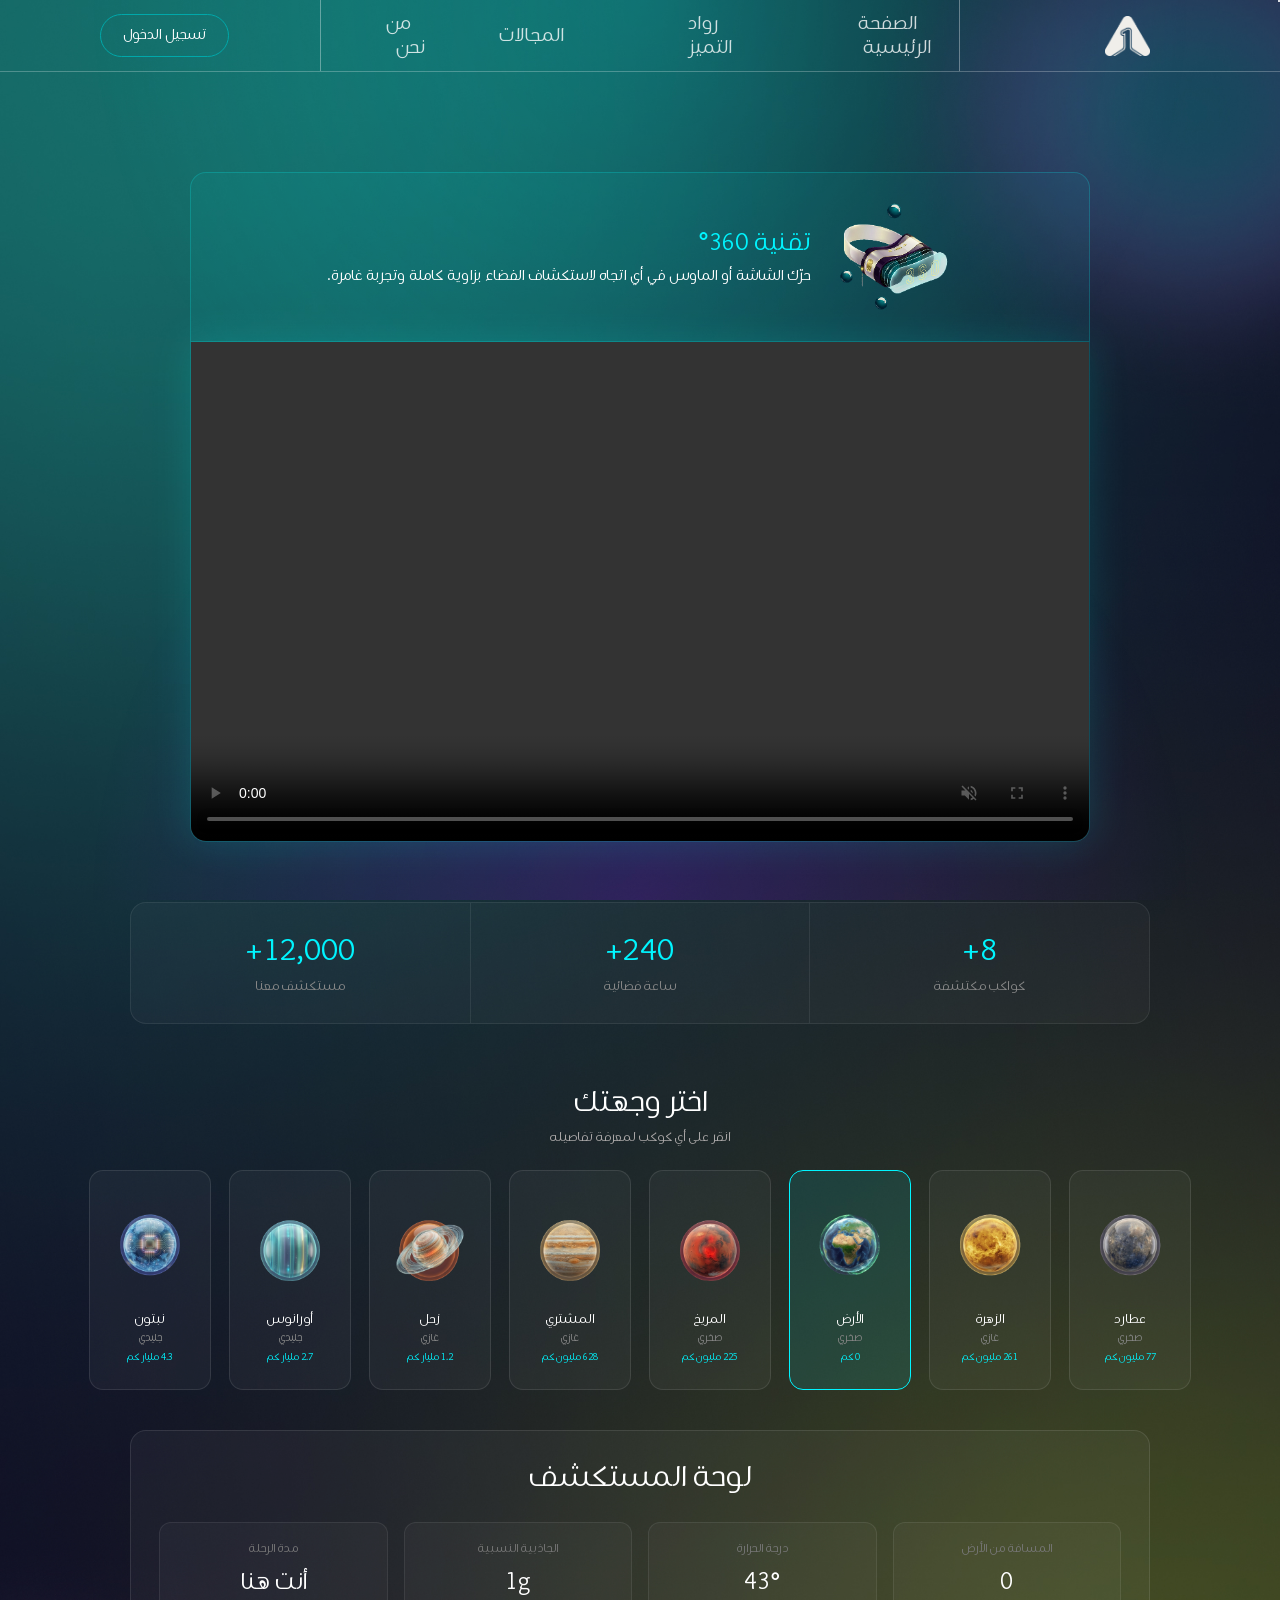
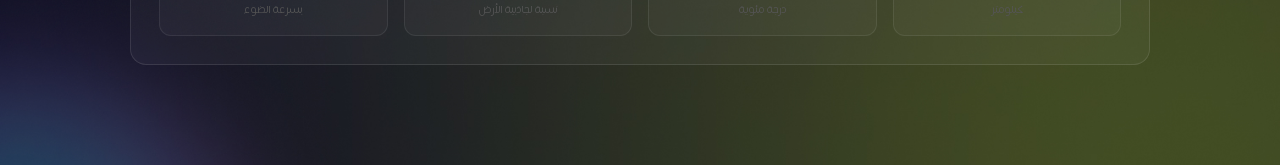
<file: Vr.html>
<!DOCTYPE html>
<html lang="ar" dir="rtl">
<head>
  <meta charset="UTF-8" />
  <meta name="viewport" content="width=device-width, initial-scale=1.0"/>
  <title>تجربة الفضاء 360</title>
  <link rel="stylesheet" href="styles.css">

  <style>
    /* ================= RESET ================= */
    *{
      margin:0;
      padding:0;
      box-sizing:border-box;
    }

    body{
      background-image: url('assets/خلفية الصفحة.jpg');
      background-repeat: no-repeat;
      background-size: cover;
      color:white;
      overflow-x:hidden;
    }

    /* ================= OVERLAY ================= */
    .overlay{
      position:fixed;
      inset:0;
      background:
        radial-gradient(circle at top,#00fff233,transparent 50%),
        radial-gradient(circle at bottom,#8f00ff33,transparent 50%);
      z-index:0;
      pointer-events:none;
    }

    .stars{
      position:fixed;
      inset:0;
      background:transparent;
      z-index:0;
      pointer-events:none;
    }

    .stars::before,
    .stars::after{
      content:"";
      position:absolute;
      width:2px;
      height:2px;
      background:white;
      box-shadow:
        20px 30px white,
        100px 80px white,
        200px 120px white,
        300px 200px white,
        500px 400px white,
        700px 150px white,
        900px 300px white,
        1100px 200px white;
      animation: moveStars 6s linear infinite;
      opacity:0.6;
    }

    .video-box video{
  width:100%;
  height:100%;
  display:block;
  object-fit:cover;
}

    @keyframes moveStars{
      from{transform:translateY(0)}
      to{transform:translateY(-100px)}
    }

    /* ================= PAGE WRAPPER ================= */
    .page-content {
      position: relative;
      z-index: 2;
      max-width: 1100px;
      margin: 0 auto;
      padding: 100px 40px 60px;
    }

    /* ================= VR BLOCK ================= */
    .vr-block {
      display: flex;
      flex-direction: column;
      align-items: center;
      gap: 0;
      margin-bottom: 60px;
    }

    /* بطاقة 360 — فوق الفيديو */
    .vr-info-card{
  width: 95%;
  max-width: 900px;
  margin: 0 auto;

  border: 1px solid rgba(0,255,255,0.2);
  border-radius: 16px 16px 0 0;
  background: rgba(0,255,255,0.05);
  padding: 20px 30px;

  display: flex;
  align-items: center;
  justify-content: center;
  gap: 16px;
}

    .vr-info-card .card-icon {
      font-size: 2rem;
      line-height: 1;
      flex-shrink: 0;
    }

    .vr-info-card .card-text h3 {
      font-size: 25px;
      font-weight: 700;
      color: #00f5ff;
      margin-bottom: 4px;
    }

    .vr-info-card .card-text p {
      font-size: 15px;
      color: #ffffff;
      line-height: 1.6;
    }

    /* الفيديو */
    .video-box{
  width: 95%;
  max-width: 900px;
  height: 500px;
  margin: 0 auto;

  border-radius: 0 0 16px 16px;
  overflow: hidden;
  box-shadow: 0 0 40px rgba(0,255,255,.15);
  border: 1px solid rgba(0,255,255,0.2);
  border-top: none;
}

    .video-box iframe {
      width: 100%;
      height: 100%;
      border: 0;
    }

    /* ================= DIVIDER ================= */
    .divider {
      width: 60px;
      height: 2px;
      background: linear-gradient(90deg, transparent, #00f5ff, transparent);
      margin: 0 auto;
    }

    /* ================= STATS ROW ================= */
    .stats-row {
      display: flex;
      justify-content: center;
      gap: 0;
      margin-bottom: 60px;
      border: 1px solid rgba(255,255,255,0.08);
      border-radius: 16px;
      overflow: hidden;
      background: rgba(255,255,255,0.03);
    }

    .stat-item {
      flex: 1;
      text-align: center;
      padding: 28px 20px;
      border-left: 1px solid rgba(255,255,255,0.08);
    }

    .stat-item:last-child {
      border-left: none;
    }

    .stat-num {
      font-size: 2rem;
      font-weight: 700;
      color: #00f5ff;
    }

    .stat-label {
      font-size: 13px;
      color: #888;
      margin-top: 6px;
    }

    /* ================= SECTION HEADER ================= */
    .section-header {
      text-align: center;
      margin-bottom: 24px;
    }

    .section-header h2 {
      font-size: 30px;
      font-weight: 700;
      margin-bottom: 6px;
    }

    .section-header p {
      font-size: 13px;
      color: #aca9a9;
    }

    /* ================= PLANETS ================= */
    
.planets-section{
  margin-bottom:40px;
}

.planets-grid{
   display:grid;
  grid-template-columns:repeat(8,1fr);
  justify-content:center;
  align-items:stretch;
  gap:18px;

  width:100%;
  max-width:1200px;
  margin:0 auto;
}

.planet-card{
  width:100%;
  height:220px;

  display:flex;
  flex-direction:column;
  justify-content:center;
  align-items:center;

  text-align:center;

  border:1px solid rgba(255,255,255,0.1);
  border-radius:14px;
  background:rgba(255,255,255,0.04);

  padding:18px 10px;

  cursor:pointer;
  transition:.25s;
}

.planet-card:hover{
  border-color:rgba(0,255,255,.4);
  background:rgba(0,255,255,.07);
  transform:translateY(-4px);
}

.planet-card.selected{
  border-color:#00f5ff;
  background:rgba(0,255,255,.1);
}

.planet-icon{
  display:flex;
  justify-content:center;
  align-items:center;

  width:100px;
  height:100px;

  margin-bottom:15px;
}

.planet-icon img{
  width:100%;
  height:100%;
  object-fit:contain;

  transition:.3s;
}

.planet-card:hover .planet-icon img{
  transform:scale(1.1);
}

.planet-name{
  font-size:13px;
  font-weight:600;
  display:block;
}

.planet-type{
  font-size:11px;
  color:#888;
  display:block;
  margin-top:3px;
}

.planet-dist{
  font-size:10px;
  color:#00f5ff;
  display:block;
  margin-top:6px;
}

    /* ================= HUD ================= */
    .hud-section {
      margin-bottom: 40px;
    }

    .hud-box {
      border: 1px solid rgba(255,255,255,0.1);
      border-radius: 16px;
      background: rgba(255,255,255,0.04);
      padding: 28px;
    }

    .hud-title {
      display: flex;
      align-items: center;
      justify-content: center;
      gap: 10px;
      font-size: 30px;
      font-weight: 700;
      margin-bottom: 24px;
    }

    .hud-title span {
      font-size: 1.3rem;
    }

    .hud-grid {
      display: grid;
      grid-template-columns: repeat(4, 1fr);
      gap: 16px;
    }

    .hud-item {
      background: rgba(255,255,255,0.03);
      border: 1px solid rgba(255,255,255,0.08);
      border-radius: 12px;
      padding: 18px 14px;
      text-align: center;
    }

    .hud-label {
      font-size: 12px;
      color: #777;
      margin-bottom: 10px;
    }

    .hud-val {
      font-size: 1.5rem;
      font-weight: 700;
      color: #fff;
    }

    .hud-unit {
      font-size: 11px;
      color: #555;
      display: block;
      margin-top: 5px;
    }

    .card-icon img{
  width: 4em;
  height: 4em;
  object-fit: contain;
  vertical-align: middle;
  transition: transform .2s ease, opacity .2s ease;
}

.card-icon img:hover{
  transform: scale(1.15);
  opacity: 0.85;
}


    /* ================= RESPONSIVE ================= */
    @media(max-width:900px){
      .page-content {
        padding: 90px 20px 40px;
      }

      .nav { display: none; }

      .vr-info-card {
        flex-direction: column;
        text-align: center;
        gap: 10px;
        padding: 16px 20px;
      }

      .video-box { height: 45vw; min-height: 220px; }

      .planets-grid { grid-template-columns: repeat(4, 1fr); }

      .hud-grid { grid-template-columns: repeat(2, 1fr); }

      .stat-item { padding: 20px 10px; }
    }

    @media(max-width:500px){
      .planets-grid { grid-template-columns: repeat(2, 1fr); }
      .hud-grid { grid-template-columns: 1fr 1fr; }
      .stat-num { font-size: 1.5rem; }
    }
  </style>
</head>

<body>
<div class="stars"></div>
<div class="overlay"></div>

<!-- ══ Header ══ -->
<header class="hdr" id="hdr">
  <a href="index.html" class="logo">
    <img class="logo-img" src="assets/شعار ابيض (1).png" alt="منصة الأول">
  </a>
  <ul class="nav" id="mainNav">
    <li><a href="index.html">الصفحة الرئيسية</a></li>
    <li><a href="#pioneers-sec">رواد التميز</a></li>
    <li><a href="#fields-sec">المجالات</a></li>
    <li><a href="#team-sec">من نحن</a></li>
    <li class="mobile-auth"><a href="auth.html" class="btn-login" id="loginBtnMobile">تسجيل الدخول</a></li>
    <li class="mobile-auth-welcome" id="mobileUserWelcome" style="display:none;">
      <span>مرحباً <span id="mobileUserName"></span></span>
      <button class="logout-btn" onclick="logout()">خروج</button>
    </li>
  </ul>
  <a href="auth.html" class="btn-login" id="loginBtn">تسجيل الدخول</a>
  <span class="user-welcome" id="userWelcome" style="display:none;">
    مرحباً <span id="userName"></span>
    <button class="logout-btn" onclick="logout()">خروج</button>
  </span>
  <div class="burger" id="burger"><span></span><span></span><span></span></div>
</header>

<div class="page-content">
<!-- ── فيديو + بطاقة 360 ── -->
<div class="vr-block">
  <div class="vr-info-card">
    <a href="https://www.youtube.com/watch?v=eHzVTqUX86Q" target="_blank">
  <span class="card-icon">
    <img src="assets/vr_small.png" alt="VR">
  </span>
</a>
    <div class="card-text">
      <h3>تقنية 360°</h3>
      <p>
        حرّك الشاشة أو الماوس في أي اتجاه لاستكشاف الفضاء بزاوية كاملة وتجربة غامرة.
      </p>
    </div>
  </div>

  <div class="video-box">
     <a href="https://youtu.be/vx_JnBv7suc?si=o58bENxP5fMa00wu" target="_blank">
    <video
      autoplay
      muted
      loop
      controls
      playsinline>
      
      <source src="assets/go_tp_space.mp4" type="video/mp4">

      متصفحك لا يدعم تشغيل الفيديو.
    </video></a>
  </div>
</div>

  <!-- ── إحصائيات ── -->
  <div class="stats-row">
    <div class="stat-item">
      <div class="stat-num">8+</div>
      <div class="stat-label">كواكب مكتشفة</div>
    </div>
    <div class="stat-item">
      <div class="stat-num">240+</div>
      <div class="stat-label">ساعة فضائية</div>
    </div>
    <div class="stat-item">
      <div class="stat-num">12,000+</div>
      <div class="stat-label">مستكشف معنا</div>
    </div>
  </div>

  <!-- ── الكواكب ── -->
  <div class="planets-section">
    <div class="section-header">
      <h2> اختر وجهتك</h2>
      <p>انقر على أي كوكب لمعرفة تفاصيله</p>
    </div>
    <div class="planets-grid">
      <div class="planet-card" onclick="selectPlanet(this,'mercury')">
        <span class="planet-icon">
    <img src="assets/Artboard 8.png" alt="عطارد">
  </span>
        <span class="planet-name">عطارد</span>
        <span class="planet-type">صخري</span>
        <span class="planet-dist">77 مليون كم</span>
      </div>
      <div class="planet-card" onclick="selectPlanet(this,'venus')">
        <span class="planet-icon">
    <img src="assets/Artboard 6.png" alt="الزهرة">
  </span>
        <span class="planet-name">الزهرة</span>
        <span class="planet-type">غازي</span>
        <span class="planet-dist">261 مليون كم</span>
      </div>
      <div class="planet-card selected" onclick="selectPlanet(this,'earth')">
        <span class="planet-icon">
    <img src="assets/Artboard 5.png" alt="الأرض">
  </span>
        <span class="planet-name">الأرض</span>
        <span class="planet-type">صخري</span>
        <span class="planet-dist">0 كم</span>
      </div>
      <div class="planet-card" onclick="selectPlanet(this,'mars')">
        <span class="planet-icon">
    <img src="assets/Artboard 1.png" alt="المريخ">
  </span>
        <span class="planet-name">المريخ</span>
        <span class="planet-type">صخري</span>
        <span class="planet-dist">225 مليون كم</span>
      </div>
      <div class="planet-card" onclick="selectPlanet(this,'jupiter')">
        <span class="planet-icon">
    <img src="assets/Artboard 7.png" alt="المشتري">
  </span>
        <span class="planet-name">المشتري</span>
        <span class="planet-type">غازي</span>
        <span class="planet-dist">628 مليون كم</span>
      </div>
      <div class="planet-card" onclick="selectPlanet(this,'saturn')">
        <span class="planet-icon">
    <img src="assets/Artboard 3.png" alt="زحل">
  </span>
        <span class="planet-name">زحل</span>
        <span class="planet-type">غازي</span>
        <span class="planet-dist">1.2 مليار كم</span>
      </div>
      <div class="planet-card" onclick="selectPlanet(this,'uranus')">
        <span class="planet-icon">
    <img src="assets/Artboard 2.png" alt="أورانوس">
  </span>
        <span class="planet-name">أورانوس</span>
        <span class="planet-type">جليدي</span>
        <span class="planet-dist">2.7 مليار كم</span>
      </div>
      <div class="planet-card" onclick="selectPlanet(this,'neptune')">
        <span class="planet-icon">
    <img src="assets/Artboard 4.png" alt="نبتون">
  </span>
        <span class="planet-name">نبتون</span>
        <span class="planet-type">جليدي</span>
        <span class="planet-dist">4.3 مليار كم</span>
      </div>
    </div>
  </div>

  <!-- ── لوحة المستكشف ── -->
  <div class="hud-section">
    <div class="hud-box">
      <div class="hud-title">
        لوحة المستكشف
      </div>
      <div class="hud-grid">
        <div class="hud-item">
          <div class="hud-label">المسافة من الأرض</div>
          <div class="hud-val" id="hud-dist">0</div>
          <span class="hud-unit">كيلومتر</span>
        </div>
        <div class="hud-item">
          <div class="hud-label">درجة الحرارة</div>
          <div class="hud-val" id="hud-temp">43°</div>
          <span class="hud-unit">درجة مئوية</span>
        </div>
        <div class="hud-item">
          <div class="hud-label">الجاذبية النسبية</div>
          <div class="hud-val" id="hud-grav">1g</div>
          <span class="hud-unit">نسبة لجاذبية الأرض</span>
        </div>
        <div class="hud-item">
          <div class="hud-label">مدة الرحلة</div>
          <div class="hud-val" id="hud-travel">أنت هنا</div>
          <span class="hud-unit">بسرعة الضوء</span>
        </div>
      </div>
    </div>
  </div>

</div><!-- end page-content -->

<script src="script.js"></script>
<script>
console.log("VR PAGE READY");

const planetData = {
  mercury: { dist: '77,000,000',    temp: '430°',  grav: '0.38g', travel: '5 أشهر'  },
  venus:   { dist: '261,000,000',   temp: '465°',  grav: '0.9g',  travel: '8 أشهر'  },
  earth:   { dist: '0',             temp: '43°',   grav: '1g',    travel: 'أنت هنا'  },
  mars:    { dist: '225,000,000',   temp: '-63°',  grav: '0.38g', travel: '7 أشهر'  },
  jupiter: { dist: '628,000,000',   temp: '-110°', grav: '2.5g',  travel: '2.2 سنة' },
  saturn:  { dist: '1,200,000,000', temp: '-140°', grav: '1.1g',  travel: '6 سنوات' },
  uranus:  { dist: '2,700,000,000', temp: '-195°', grav: '0.9g',  travel: '9.5 سنة' },
  neptune: { dist: '4,300,000,000', temp: '-200°', grav: '1.1g',  travel: '12 سنة'  },
};

function selectPlanet(card, key) {
  document.querySelectorAll('.planet-card').forEach(c => c.classList.remove('selected'));
  card.classList.add('selected');
  const d = planetData[key];
  document.getElementById('hud-dist').textContent   = d.dist;
  document.getElementById('hud-temp').textContent   = d.temp;
  document.getElementById('hud-grav').textContent   = d.grav;
  document.getElementById('hud-travel').textContent = d.travel;
}
</script>

</body>
</html>
</file>
<file: styles.css>
/* ============================================================
   منصة الأول v3 
   ============================================================ */
@font-face {
  font-family: 'Sukar';
  src: url('assets/fonts/Sukar-Regular.ttf') format('truetype');
  font-weight: 100 900;
  font-style: normal;
  font-display: swap;
}


:root {
  --Y:  #f0f600;   /* yellow */
  --T:  #00a8aa;   /* teal   */
  --P:  #4c1a57;   /* purple */
  --OW: #F0EEEA;   /* off-white */
  --BG: #06000f;   /* near-black */
  --BG2:#0d0020;
  --font:'Sukar','Cairo',sans-serif;
  --r20:20px; --r50:50px;
  --tr: all .3s ease;
  --glow-t: 0 0 30px rgba(0,168,170,.45);
  --glow-y: 0 0 30px rgba(240,246,0,.45);
}

/* ── Reset ── */
*,*::before,*::after{margin:0;padding:0;box-sizing:border-box;}
html{scroll-behavior:smooth;}
body{
  font-family:var(--font);direction:rtl;color:#fff;overflow-x:hidden;
  background: url('assets/خلفية الصفحة.jpg') center top / 100% 100% no-repeat;
}

/* ── Page-wide glass overlay ── */
.page-glass{
  position:absolute;
  top:0;
  left:0;
  right:0;

  height:calc(100vh - 52px); /* ينتهي قبل شريط العبارات */

  z-index:1;
  background:url('assets/افكت قلاسي .png') center/cover no-repeat;
  mix-blend-mode:overlay;
  opacity:1;
  pointer-events:none;
}

img{max-width:100%;display:block;}
a{text-decoration:none;color:inherit;}
button{font-family:var(--font);cursor:pointer;border:none;}

/* ── Keyframes ── */
@keyframes fadeUp  {from{opacity:0;transform:translateY(35px)}to{opacity:1;transform:translateY(0)}}
@keyframes fadeIn  {from{opacity:0}to{opacity:1}}
@keyframes float   {0%,100%{transform:translateY(0)}50%{transform:translateY(-16px)}}
@keyframes pulse   {0%,100%{transform:scale(1)}50%{transform:scale(1.06)}}
@keyframes blink   {0%,100%{opacity:1}50%{opacity:0}}
@keyframes marqueeRTL{from{transform:translateX(0)}to{transform:translateX(-25%)}}
@keyframes glowP   {0%,100%{box-shadow:0 0 20px rgba(0,168,170,.3)}50%{box-shadow:0 0 55px rgba(0,168,170,.7),0 0 100px rgba(0,168,170,.2)}}
@keyframes spinRing{to{transform:rotate(360deg)}}
@keyframes progressFill{from{stroke-dashoffset:440}to{stroke-dashoffset:0}}
@keyframes ringColor{from{stroke:#ffffff}to{stroke:#f5f880}}
@keyframes starDrift{from{opacity:0;transform:translateY(0)}50%{opacity:1}to{opacity:0;transform:translateY(-80vh)}}
@keyframes hexGlow {0%,100%{filter:drop-shadow(0 0 12px rgba(0,168,170,.4))}50%{filter:drop-shadow(0 0 30px rgba(0,168,170,.75))}}


/* ════════════════════ HEADER ════════════════════ */
.hdr{
  position:relative;width:100%;z-index:1000;
  height:72px;padding:0 0;
  display:flex;align-items:stretch;justify-content:space-between;
  background:transparent;
  border-bottom:1px solid rgba(255,255,255,.25);
  transition:var(--tr);
}
.hdr.solid{
  background:transparent;
}

/* Logo */
.logo{
  display:flex;
  align-items:center;
  flex-shrink:0;
  padding:0 30px;
  margin-right:100px; /* يزيد المسافة من اليمين → يدفه يسار */
}

.logo-img{height:40px;width:auto;mix-blend-mode:screen;}


/* Nav */
.nav{
  position:absolute;left:50%;transform:translateX(-50%);
  display:flex;align-items:center;gap:60px;list-style:none;
  height:100%;padding:0 28px;
  border-right:1px solid rgba(255,255,255,.35);
  border-left:1px solid rgba(255,255,255,.35);
}
.nav a{color:rgba(255,255,255,.8);font-size:1.2rem;font-weight:600;padding:7px 14px;border-radius:var(--r50);transition:var(--tr);}
.nav a:hover{color:var(--T);}

/* Login button — standalone outside nav */
.btn-login{
  display:flex;align-items:center;
  border:1.5px solid var(--T);color:var(--T);
  font-size:.9rem;font-weight:600;padding:0 22px;
  border-radius:var(--r50);transition:var(--tr);flex-shrink:0;
  margin:14px 28px;
  margin-left: 100px;
  color: #fff;
}
.btn-login:hover{background:var(--T);color:#fff;}

/* User welcome */
.user-welcome{
  display:flex;align-items:center;
  font-size:.9rem;font-weight:600;padding:0 22px;
  border-radius:var(--r50);flex-shrink:0;
  margin:14px 28px;
  margin-left: 100px;
  color: var(--Y);
}
.user-welcome span{color:#fff;margin-right:4px;}
.logout-btn{
  background:transparent;
  border:1px solid rgba(255,255,255,.3);
  color:rgba(255,255,255,.7);
  font-size:.75rem;
  padding:4px 12px;
  border-radius:20px;
  margin-right:10px;
  cursor:pointer;
  transition:var(--tr);
}
.logout-btn:hover{
  background:rgba(255,255,255,.1);
  border-color:rgba(255,255,255,.5);
  color:#fff;
}

/* Mobile auth buttons - hidden by default */
.mobile-auth{display:none;}
.mobile-auth-welcome{display:none;}

/* Hamburger */
.burger{display:none;flex-direction:column;gap:5px;cursor:pointer;z-index:1001;}
.burger span{width:24px;height:2.5px;background:#fff;border-radius:2px;transition:var(--tr);}
.burger.open span:nth-child(1){transform:rotate(45deg) translate(5px,5px);}
.burger.open span:nth-child(2){opacity:0;}
.burger.open span:nth-child(3){transform:rotate(-45deg) translate(5px,-5px);}

@media (max-width: 1024px){
  .nav{
    gap:15px;
  }

  .nav a{
    font-size:0.9rem;
  }
}

@media (max-width: 768px){

  .hdr{
    flex-wrap:wrap;
    height:auto;
    padding:10px 15px;
  }

  /* إخفاء nav الافتراضي */
  .nav{
    position:static;
    transform:none;

    width:100%;
    flex-direction:column;
    gap:10px;

    border:none;
    margin-top:10px;

    display:none; /* مهم */
  }

  /* لما تفتح القائمة */
  .hdr.open .nav{
    display:flex;
  }

  .nav a{
    width:100%;
    text-align:center;
    padding:10px;
    background:rgba(255,255,255,.05);
  }

  /* زر الهامبرغر يظهر */
  .burger{
    display:flex;
  }

  .btn-login,
  .user-welcome{
    display:none;
  }
}

/* إخفاء عناصر الموبايل على الديسكتوب دائماً */
.mobile-auth,
.mobile-auth-welcome {
    display: none !important;
}

@media (max-width: 768px) {
    /* على الموبايل نسمح لـ JS يتحكم فيها */
    .mobile-auth {
        display: block !important;
    }
}

@media (max-width: 768px) {
    .btn-login,
    .user-welcome {
        display: flex !important; /* اعرضها داخل الـ nav المفتوح */
        margin: 0;
        width: 100%;
        justify-content: center;
    }
}


/* ════════════════════ HERO ════════════════════ */
.hero{
  position:relative;overflow:hidden;
  display:flex;align-items:center;justify-content:center;
  min-height:calc(100vh - 72px - 52px); /* 72px header + 52px ticker = ticker visible at bottom edge */
  padding:60px 20px;
  background: transparent;
}
.hero::before{content:none;}

.hero-content{
  position:relative;z-index:3;
  text-align:center;max-width:780px;padding:0 20px;
  animation:fadeUp .9s ease both;
}
.hero h1{
  font-size:clamp(1.8rem,5vw,3.4rem);font-weight:900;line-height:1.45;
  color:#fff;margin-bottom:16px;

}
.hero h1 .grad{
  background:linear-gradient(135deg,var(--Y),var(--T));
  -webkit-background-clip:text;-webkit-text-fill-color:transparent;background-clip:text;
}
.hero p{
  font-size:1.1rem;color:rgba(255,255,255,.62);line-height:1.85;
  margin-bottom:36px;max-width:540px;margin-left:auto;margin-right:auto;
}
.hero-btns{display:flex;gap:14px;justify-content:center;flex-wrap:wrap;}

.btn-Y{ /* white → yellow gradient fill */
  display:inline-block;
  padding:18px 40px;
  min-width:220px;
  border-radius:var(--r50);
  background:linear-gradient(90deg, #ece6e6 0%, var(--Y) 100%);
  color:var(--P);
  font-weight:800;
  font-size:.97rem;
  box-shadow:0 5px 22px rgba(191, 194, 51, 0.35);
  transition:var(--tr);
}

.btn-Y:hover{transform:translateY(-3px);box-shadow:0 10px 32px rgba(240,246,0,.55);}

.btn-T{ /* gradient border teal → white + white text */
  display:inline-block;
  padding:18px 30px;
  border-radius:var(--r50);
  background:transparent;
  color:#fff;
  font-weight:700;
  font-size:.97rem;
  border:none;position:relative;transition:var(--tr);
}
.btn-T::before{
  content:'';
  position:absolute;
  inset:0;
  border-radius:var(--r50);
  padding:1.5px;
  background:linear-gradient(90deg,  #ffffff 0%, var(--Y) 100%);
  -webkit-mask:linear-gradient(#fff 0 0) content-box, linear-gradient(#fff 0 0);
  -webkit-mask-composite:destination-out;
  mask:linear-gradient(#fff 0 0) content-box, linear-gradient(#fff 0 0);
  mask-composite:exclude;
  pointer-events:none;
}
.btn-T:hover{background:rgba(0,168,170,.1);transform:translateY(-3px);}

/* Ensure sections paint above glass overlay */
.ticker,.anim-sec,.pioneers-sec,.fields-sec,.platform-sec,.footer{
  position:relative;z-index:2;
}

/* Scroll indicator */
.scroll-hint{
  position:absolute;bottom:28px;left:50%;transform:translateX(-50%);
  display:flex;flex-direction:column;align-items:center;gap:7px;
  color:rgba(255,255,255,.35);font-size:.78rem;
  animation:fadeIn 2s 1.2s both;
}
.scroll-arrow{
  width:26px;height:26px;
  border-right:2px solid rgba(255,255,255,.3);
  border-bottom:2px solid rgba(255,255,255,.3);
  transform:rotate(45deg);animation:float 2s ease-in-out infinite;
}

/* ════════════════════ TICKER / MARQUEE ════════════════════ */
.ticker{

  background-image:url("assets/خلفية شريط العبارات.png");
  background-size:cover;      /* يغطي كامل الشريط */
  background-position:center; /* توسيط الصورة */
  background-repeat:no-repeat;

  border-top:1px solid rgba(255,255,255,.08);
  border-bottom:1px solid rgba(255,255,255,.08);

  padding:15px 0;
  overflow:hidden;
  white-space:nowrap;
  direction:ltr;
}

.ticker-track{
  display:flex;
  align-items:center; /* توسيط الكل بنفس السطر */
  gap:2px;
  direction:ltr;
  animation:marqueeRTL 28s linear infinite;
  will-change:transform;
}
.ticker-text{
  font-weight:700;font-size:1rem;color:#fff;
  white-space:nowrap;flex-shrink:0;
}
.ticker-logo{
  height:40px;width:auto;
  mix-blend-mode:screen;opacity:.9;
  flex-shrink:0;
  margin:0 28px; /* مسافة متساوية من اليمين واليسار */
}



/* ════════════════════ SECTION BASE ════════════════════ */
.sec{
margin-top: 90px;}

.sec-ttl{text-align:center;margin-bottom:52px;}
.sec-ttl h2{
  font-size:clamp(3.5rem,3.5vw,2.6rem);font-weight:900;color:#fff;
  display:inline-block;position:relative;margin-bottom:8px;
}
.sec-ttl h2::after{
  content:'';position:absolute;bottom:-8px;right:50%;transform:translateX(50%);
  width:50px;height:3px;
 
tl p{color:rgba(255,255,255,.5);font-size:.97rem;max-width:560px;margin:22px auto 0;line-height:1.8;}}
.sec-t



/* ════════════════════ FIELDS (مجالات) ════════════════════ */
.fields-sec{
  background: url('assets/خلفية المجالات.jpg') center/cover no-repeat;
}

/* المجالات.png خلفية للـ row كاملاً — الكروت تتوزع فوقها */
.fields-row{
  display:flex;
  justify-content:space-around;
  align-items:center;
  max-width:2000px;
  margin:0 auto;
  padding: 72px 5% 52px;
  gap:0;
}

.field-card{
  flex:1;
  display:flex;flex-direction:column;align-items:center;
  gap:36px;cursor:pointer;
  transition:transform .35s ease;
}
.field-card:hover{transform:translateY(-12px);}

.field-icon-img{
  width: clamp(120px, 13vw, 175px);
  height:auto;
  object-fit:contain;
  transition:transform .35s ease;
  filter:drop-shadow(0 4px 20px rgba(0,0,0,.45));
}

.field-icon-img{
  width: clamp(460px, 18vw, 260px);
  height: auto;
  transition: transform .3s ease;
}

.field-card:hover .field-icon-img{
  transform: scale(1.12);
}

/* ════════════════════ PLATFORM ABOUT ════════════════════ */
.platform-inner{
  max-width:1000px;
  margin:0 auto;
  text-align:right;
  direction:rtl;
}

.platform-sec .sec-ttl{
  text-align:right;
   padding-top: 15px;
}

.platform-sec .sec-ttl h2{
  color:#fff;
  display:inline-block;
  position:relative;
  padding-bottom:10px;
}

/* الخط تحت العنوان */
.platform-sec .sec-ttl h2::after{
  position:absolute;
  width:280px;
  height:2px;
  background:rgba(0,168,170,.8);
  border-radius:2px;
}

.platform-sec p{
  color:rgba(255,255,255,.65);
  font-size:1.4rem;
  line-height:2;
  text-align:right;
}

/* ════════════════════ TEAM SECTION ════════════════════ */

.team-grid{
  display:grid;
  grid-template-columns:repeat(5,1fr);
  gap:22px;
  max-width:1200px;
  margin:0 auto;
}
.team-card{
  background:rgba(255,255,255,.05);
  border:1px solid rgba(255,255,255,.1);
  border-radius:20px;
  padding:32px 18px 24px;
  text-align:center;
  display:flex;flex-direction:column;align-items:center;gap:12px;
  transition:border-color .3s ease, transform .3s ease;
  cursor:pointer;
}
.team-card:hover{
  border-color:rgba(0,168,170,.5);
  transform:translateY(-6px);
}
@keyframes cardLift{
  0%   {transform:translateY(0);}
  50%  {transform:translateY(-14px);}
  100% {transform:translateY(0);}
}
.team-card.lifting{
  animation:cardLift .55s ease-in-out both;
  border-color:rgba(0,168,170,.7);
  box-shadow:0 0 28px rgba(0,168,170,.25);
}
.team-avatar{
  width:80px;height:80px;border-radius:50%;
  background:linear-gradient(135deg,#4c1a57,#00a8aa);
  display:flex;align-items:center;justify-content:center;
  font-size:1.7rem;font-weight:900;color:#fff;
  box-shadow:0 4px 20px rgba(0,168,170,.3);
  flex-shrink:0;
}
.team-card h3{
  font-size:1rem;font-weight:700;color:#fff;margin:0;
}
.team-card span{
  font-size:.82rem;color:var(--T);font-weight:600;letter-spacing:.5px;
}

@media(max-width:1050px){
  .team-grid{grid-template-columns:repeat(3,1fr);}
}
@media(max-width:640px){
  .team-grid{grid-template-columns:repeat(2,1fr);}
}

.team-social{
  display:flex;
  gap:10px;
  margin-top:6px;
}

.team-icon{
  width:28px;
  height:28px;
  display:flex;
  align-items:center;
  justify-content:center;
  border-radius:50%;
  background:rgba(255,255,255,.06);
  border:1px solid rgba(255,255,255,.12);
  transition:.3s ease;
}

.team-icon svg{
  width:14px;
  height:14px;
}

.team-icon:hover{
  transform:translateY(-3px);
  border-color:rgba(0,168,170,.6);
  background:rgba(0,168,170,.12);
}

/* ════════════════════ FOOTER ════════════════════ */
.footer{
  background:
    radial-gradient(ellipse 120% 220% at 30% 120%, rgba(76,26,87,.95) 0%, transparent 60%),
    radial-gradient(ellipse 100% 180% at 80% 120%, rgba(0,60,80,.75) 0%, transparent 55%),
    linear-gradient(180deg, rgba(6,0,15,0) 0%, #06000f 100%);
  padding:28px 5% 18px;
  border-top:1px solid rgba(255,255,255,.06);
  position:relative;
  z-index:2;
  margin-top: 90px;
}
.footer-inner{
  max-width:1100px;margin:0 auto;
  display:flex;flex-direction:column;align-items:center;gap:12px;
  text-align:center;
}
.footer-follow{
  font-size:1.2rem;font-weight:600;
  color:rgba(255, 255, 255, 0.904);
  letter-spacing:.4px;
}
.footer-socials{display:flex;gap:12px;align-items:center;}
.soc-link{
  width:40px;height:36px;border-radius:50%;
  display:flex;align-items:center;justify-content:center;
  transition:var(--tr);
}
.soc-link svg{width:17px;height:17px;}
.soc-link:hover{
  background:rgba(0,168,170,.12);
  border-color:rgba(0,168,170,.5);
  transform:translateY(-3px);
  box-shadow:0 4px 14px rgba(0,168,170,.2);
}
.footer-copy{
  margin-top: 10px;
  color:rgba(255,255,255,.25);
  font-size:.75rem;}

/* ════════════════════ ANIMATION SECTION ════════════════════ */
.anim-sec{
  min-height:100vh;
  background:
    radial-gradient(ellipse 700px 600px at 20% 50%, rgba(76,26,87,.35) 0%, transparent 70%),
    radial-gradient(ellipse 600px 500px at 80% 40%, rgba(0,168,170,.15) 0%, transparent 65%),
    rgba(0,0,0,.5);
  display:flex;align-items:center;justify-content:center;
  position:relative;overflow:hidden;
}
.anim-inner{position:relative;text-align:center;z-index:2;min-width:320px;height:160px;display:flex;align-items:center;justify-content:center;}

.anim-logo{
  height:130px;width:auto;mix-blend-mode:screen;
  transition:opacity .5s ease,transform .5s ease;
  animation:glowP 2.5s ease-in-out infinite;
  position:absolute;
}
.anim-logo.hide{opacity:0;transform:scale(.5);}

.tw{
  position:absolute;
  font-size:clamp(3rem,7vw,5.5rem);font-weight:900;
  min-width:320px;text-align:center;
  opacity:0;transition:opacity .4s ease;
  white-space:nowrap;
}
.tw.show{opacity:1;}
.tw.c-W{color:#fff;}
.tw.c-Y{color:var(--Y);}
.tw.c-T{color:var(--T);}
.cursor{display:inline-block;width:4px;height:.9em;background:currentColor;margin-right:3px;vertical-align:middle;animation:blink .85s ease-in-out infinite;}

/* ════════════════════ QUIZ PAGE ════════════════════ */
.quiz-pg{
  min-height:100vh;
  background:transparent;
  display:flex;align-items:center;justify-content:center;
  padding:10px 20px 60px;
  background-image: url(assets/خلفية\ \ \(1\).png);
  background-size: cover;
  background-position:center;
  background-repeat:no-repeat;
}
.quiz-wrap{
  max-width:1100px;width:100%;
  display:flex;flex-direction:column;align-items:center;
  gap:44px;
}
.quiz-dots{display:flex;justify-content:center;gap:10px;}
.qdot{width:12px;height:12px;border-radius:50%;background:rgba(255,255,255,.18);transition:var(--tr);}
.qdot.active{background:var(--Y);transform:scale(1.3);}
.qdot.done{background:var(--T);}

.quiz-question{text-align:center;animation:fadeUp .5s ease both;}
.quiz-question h1{
  font-size:clamp(2rem,4.5vw,3.2rem);font-weight:900;color:#fff;line-height:1.55;
}

.q-tri-row{
  display:flex;flex-wrap:wrap;gap:24px;
  justify-content:center;align-items:flex-start;
  animation:fadeUp .6s ease .15s both;
}

/* Triangle option button */
.q-tri-btn{
  position:relative;width:215px;height:230px;
  background:url('assets/مثلث الأسئلة.png') center/contain no-repeat;
  border:none;cursor:pointer;padding:0;
  filter:drop-shadow(0 0 14px rgba(0,168,170,.45));
  transition:filter .3s ease,transform .3s ease;
  flex-shrink:0;
}
/* Teal gradient overlay — masked to triangle shape, shows on hover/selected */
.q-tri-btn::before{
  content:'';position:absolute;inset:0;
  background:linear-gradient(160deg,#00a8aa,#00d4d4 55%,#006870);
  -webkit-mask:url('assets/مثلث الأسئلة.png') center/contain no-repeat;
  mask:url('assets/مثلث الأسئلة.png') center/contain no-repeat;
  opacity:0;
  transition:opacity .35s ease;
}
.q-tri-btn:hover{
  filter:drop-shadow(0 0 26px rgba(0,168,170,.85));
  transform:translateY(-8px);
}
.q-tri-btn:hover::before,
.q-tri-btn.selected::before{
  opacity:1;
}
.q-tri-content{
  position:absolute;inset:0;z-index:1;
  display:flex;align-items:center;justify-content:center;
  padding:72px 22% 20px;
  text-align:center;
  font-family:var(--font);font-weight:700;font-size:.88rem;color:#fff;
  line-height:1.6;
}

/* ===== LOADING PAGE CLEAN ===== */

.load-custom{
  min-height:calc(100vh - 72px);
  background:url('assets/تحميل لنتيجة ١.png') center/cover no-repeat;
  display:flex;
  align-items:center;
  justify-content:center;
  padding-top:40px;
  position:relative;
}

/* Glass */
.glass{
  position:absolute;
  inset:0;z-index:1;
  background:url('assets/افكت قلاسي .png') center/cover no-repeat;
  mix-blend-mode:overlay;
  opacity:0.4;
  pointer-events:none;
}

/* Content */
.load-content{
  position:relative;
  text-align:center;
  z-index:2;
}

/* Ring - تغيير حجم الدائرة حقت التحميل  */
.ring{
  position:relative;
  width:300px;
  height:300px;
  margin:auto;
}

.ring svg{
  transform:rotate(-90deg);
}

/* Background circle */
.ring .bg{
  fill:none;
  stroke:rgba(255,255,255,.15);
  stroke-width:8;
}

/* Progress circle */
.ring .fill{
  fill:none;
  stroke:#ffffff;
  stroke-width:10;
  stroke-linecap:round;
  stroke-dasharray:440;
  stroke-dashoffset:440;
  transition:stroke-dashoffset .3s linear;
  animation:ringColor 6s linear forwards;
}

/* Percentage */
#pct{
  position:absolute;
  top:50%;
  left:50%;
  transform:translate(-50%,-50%);
  font-weight:900;
  font-size:34px;
  color:#ffffff;
}

/* Text */
#msg{
  margin-top:20px;
  color:#fff;
  font-weight:600;
  font-size:22px;
  transition:opacity .3s;
}
/* ═════════════ RESULT PAGE ═════════════ */
.result-page{
  min-height:100vh;
  background-size:cover;
  background-position:center;
  display:flex;
  flex-direction:column;
  align-items:center;
  justify-content:flex-start;
  padding:120px 20px 60px;
}

/* العنوان */
.title{
  color:#fff;
  font-size:52px;
  margin-bottom:60px;
  text-align:center;
}

/* الحاوية */
.result-wrapper{
  display:flex;
  align-items:center;
  justify-content:center;
  gap:80px;
  flex-wrap:wrap;
}

/* ═════ LEFT SECTION ═════ */
.triangle-box{
  position:relative;
  width:460px;
  height:460px;
  display:flex;
  flex-direction:column;
  align-items:center;
  justify-content:center;
}

/* المثلث */
.triangle{
  width:100%;
  opacity:.95;
}

/* الصاروخ */
.rocket{
  position:absolute;
  width:240px; /* كان 180 */
  top:42%;
  left:50%;
  transform:translate(-50%,-50%);
  transform-origin:center;
  animation:rocketTilt 1s ease forwards;
  animation-delay:3.2s;
}

/* اسم المجال تحت المثلث */
.field-label{
  margin-top:20px;
  color:#fff;
  font-size:30px;
  font-weight:600;
  opacity:0;
  animation:fadeIn 0.8s ease forwards;
  animation-delay:1.2s;
}

/* شريط التحميل */
.loading-bar{
  position:absolute;
  bottom:80px;
  left:50%;
  transform:translateX(-50%);
  width:180px;
  height:10px;
  background:rgba(255,255,255,.15);
  border-radius:20px;
  overflow:hidden;
}

.loading-bar span{
  display:block;
  height:100%;
  width:0%;
  background:#7c3aed; /* بنفسجي */
  animation:loadBar 1.8s forwards;
  animation-delay:0.5s;
}

/* ═════ RIGHT SECTION ═════ */
.result-info{
  display:flex;
  flex-direction:column;
  align-items:flex-start;
  opacity:0;
  transform:translateX(80px);
  animation:showRight 1s ease forwards;
  animation-delay:4.2s;
}

/* النسبة */
.percent{
  font-size:90px;
  color:#fff;
  font-weight:900;
}

/* الزر */
.cta-btn{
  margin-top:25px;
  padding:16px 34px;
  border:none;
  border-radius:40px;
  background:linear-gradient(90deg,#f0f600,#00a8aa);
  color:#000;
  font-size:18px;
  font-weight:800;
  cursor:pointer;
}

/* ═════ ANIMATIONS ═════ */

@keyframes loadBar{
  to{ width:100%; }
}

/* انتقال المجموعة لليسار */
@keyframes moveLeft{
  to{
    transform:translateX(-160px) scale(1.05);
  }
}

/* ميلان الصاروخ */
@keyframes rocketTilt{
  to{
    transform:translate(-50%,-50%) rotate(35deg);
  }
}

/* ظهور اليمين */
@keyframes showRight{
  to{
    opacity:1;
    transform:translateX(0);
  }
}

/* ظهور النص */
@keyframes fadeIn{
  to{ opacity:1; }
}

/* ═════ RESPONSIVE ═════ */

@media (max-width: 900px){
  .result-wrapper{
    flex-direction:column;
    gap:60px;
  }

  .triangle-box{
    width:320px;
    height:320px;
  }

  .percent{
    font-size:70px;
  }
}

/* ════════════════════ PIONEERS DETAIL PAGE ════════════════════ */
.pio-pg{min-height:100vh;background:var(--BG);padding-top:80px;}
.pio-hdr{
  background:linear-gradient(135deg,rgba(76,26,87,.5),rgba(0,168,170,.15));
  border-bottom:1px solid rgba(0,168,170,.15);
  padding:55px 5%;text-align:center;
}
.pio-hdr h1{font-size:clamp(1.7rem,4vw,2.5rem);font-weight:900;}
.pio-hdr p{color:rgba(255,255,255,.55);margin-top:8px;font-size:.95rem;}

.pio-body{
  display:grid;grid-template-columns:320px 1fr;
  max-width:1150px;margin:0 auto;padding:36px 5%;gap:32px;
  min-height:calc(100vh - 80px - 140px);
}


.pio-list{display:flex;flex-direction:column;gap:11px;}
.pio-thumb{
  display:flex;align-items:center;gap:13px;padding:14px 16px;
  background:rgba(255,255,255,.04);border:1.5px solid rgba(255,255,255,.07);
  border-radius:14px;cursor:pointer;transition:var(--tr);
}
.pio-thumb:hover,.pio-thumb.active{border-color:var(--T);background:rgba(0,168,170,.08);}
.pio-t-photo{
  width:54px;height:54px;border-radius:50%;flex-shrink:0;
  object-fit:cover;object-position:top;
  border:2px solid rgba(0,168,170,.4);
}
.pio-t-info h4{font-size:.93rem;font-weight:700;}
.pio-t-info span{font-size:.78rem;color:var(--T);}

.pio-detail{
  background:rgba(255,255,255,.04);backdrop-filter:blur(20px);
  border:1px solid rgba(255,255,255,.08);
  border-radius:24px;padding:44px 36px;
  text-align:center;display:flex;flex-direction:column;align-items:center;gap:16px;
  animation:fadeIn .4s ease;
}
.pio-d-photo{
  width:150px;height:150px;border-radius:50%;
  object-fit:cover;object-position:top;
  border:4px solid transparent;
  background:linear-gradient(var(--BG),var(--BG)) padding-box,
             linear-gradient(135deg,var(--T),var(--Y)) border-box;
  box-shadow:0 8px 30px rgba(0,168,170,.25);
}
.pio-d-name{font-size:1.85rem;font-weight:900;}
.pio-d-field{color:var(--T);font-weight:600;}
.pio-d-bio{color:rgba(255,255,255,.6);line-height:1.9;font-size:.95rem;max-width:460px;}

/* ════════════════════ RESPONSIVE ════════════════════ */
@media(max-width:900px){
  .fields-row{flex-direction:column;align-items:center;gap:16px;}
  .field-item.center .hex-shape,.field-item:not(.center) .hex-shape{width:190px;height:220px;}
  .pio-body{grid-template-columns:1fr;}
  .pio-list{display:grid;grid-template-columns:repeat(2,1fr);}
}
@media(max-width:700px){
  .hdr{height:60px;align-items:center;padding:0 20px;}
  .logo{border-left:none;padding:0;}
  .nav{display:none;position:static;transform:none;border:none;height:auto;padding:0;}
  .btn-login{display:none;}
  .user-welcome{display:none;}
  .mobile-auth{display:block !important;}
  .mobile-auth-welcome{display:flex !important;align-items:center;gap:10px;margin-top:15px;}
  .mobile-auth-welcome span{color:#fff;font-size:.9rem;}
  .mobile-auth-welcome .logout-btn{margin-right:10px;}
  .burger{display:flex;}
  .nav.open{
    display:flex;flex-direction:column;position:fixed;inset:0;
    background:rgba(6,0,15,.97);backdrop-filter:blur(20px);
    align-items:center;justify-content:center;z-index:1000;gap:20px;list-style:none;
    transform:none;left:auto;
  }
  .nav.open a{font-size:1.15rem;}
  .hero h1{font-size:1.7rem;}
  .hero-btns{flex-direction:column;align-items:center;}
  .q-tri-btn{width:160px;height:170px;}
  .q-tri-content{padding:52px 18% 15px;font-size:.8rem;}
}
@media(max-width:480px){
  .pio-list{grid-template-columns:1fr;}
  .fields-row{gap:12px;}
  .q-tri-btn{width:140px;height:150px;}
  .q-tri-content{padding:46px 16% 12px;font-size:.75rem;}
}

/* Reveal */
.reveal{opacity:0;transform:translateY(38px);transition:opacity .7s ease,transform .7s ease;}
.reveal.in{opacity:1;transform:translateY(0);}

/* ════════════════════ CAROUSEL (LARGE VERSION) ════════════════════ */

.carousel-wrapper{
  position:relative;
  display:flex;
  justify-content:center;
  align-items:center;
  margin-top:70px;
}

/* viewport أكبر */
.carousel{
  width:calc(4 * 240px + 3 * 30px); /* 4 عناصر */
  max-width:95vw;
  overflow:hidden;
}

/* track */
.carousel-track{
  display:flex;
  direction:ltr;
  gap:30px;
  transition:transform .55s ease;
  will-change:transform;
}

/* item أكبر */
.item{
  flex:0 0 240px;
  text-align:center;
  display:flex;
  flex-direction:column;
  align-items:center;
  justify-content:flex-start;
  gap:12px;
}

/* الصور أكبر */
.item img{
  width:100%;
  height:400px;
  object-fit:contain;
  object-position:top;
  display:block;
}

/* الاسم */
.item p{
  color:#fff;
  font-size:1.1rem;
  font-weight:700;
  margin-top:6px;
  letter-spacing:0.5px;
}

/* ━━━ الأسهم ━━━ */
.nav-btn{
  position:absolute;
  top:30%;
  transform:translateY(-50%);

  width:72px;
  height:72px;

  border:none;
  background-color:transparent;

  cursor:pointer;

  display:flex;
  align-items:center;
  justify-content:center;

  z-index:10;
  transition:transform .3s ease;

  background-size:contain;
  background-position:center;
  background-repeat:no-repeat;
}

/* hover */
.nav-btn:hover{
  transform:translateY(-50%) scale(1.08);
}

/* سهم اليمين */
.nav-btn.next{
  left:calc(50% + 560px);
  background-image:url("assets/يمين.png");
}

/* سهم اليسار */
.nav-btn.prev{
  right:calc(50% + 560px);
  background-image:url("assets/يسار.png");
}

/* ════════════════════ RESPONSIVE ════════════════════ */

@media(max-width:1100px){
  .carousel{
    width:calc(3 * 220px + 2 * 25px);
  }

  .item{ flex:0 0 220px; }
  .item img{ height:320px; }

  .nav-btn.prev{ right:calc(50% + 420px); }
  .nav-btn.next{ left:calc(50% + 420px); }
}

@media(max-width:900px){
  .carousel{
    width:calc(2 * 220px + 1 * 25px);
  }

  .nav-btn.prev{ right:calc(50% + 320px); }
  .nav-btn.next{ left:calc(50% + 320px); }
}

@media(max-width:600px){
  .carousel{
    width:220px;
  }

  .item{ flex:0 0 220px; }
  .item img{ height:300px; }

  .nav-btn{
    width:50px;
    height:50px;
    font-size:20px;
  }

  .nav-btn.prev{ right:calc(50% + 120px); }
  .nav-btn.next{ left:calc(50% + 120px); }
}
</file>
<file: auth.css>
/* ============================================================
   منصة الأول — Auth Page (Login / Sign Up)
   ============================================================ */

body {
  background: url('assets/خلفية الصفحة.jpg') no-repeat center center fixed;
  background-size: cover;
  color: #fff;
  overflow-x: hidden;
}

/* ══ Page layout ══ */
.auth-pg {
  position: relative;
  z-index: 2;
  min-height: calc(100vh - 72px - 88px);
  display: flex;
  align-items: center;
  justify-content: center;
  padding: 48px 20px 60px;
}

.page-glass2{
  position:fixed;
  inset:0;
  z-index:1;
  background:url('assets/افكت قلاسي .png') center/cover no-repeat;
  mix-blend-mode:overlay;
  opacity:1;
  pointer-events:none;
}

/* ══ Card ══ */
.auth-card {
  width: 100%;
  max-width: 480px;
  background: rgba(255, 255, 255, 0.04);
  border: 1px solid rgba(255, 255, 255, 0.1);
  border-radius: 28px;
  padding: 40px 36px 36px;
  backdrop-filter: blur(22px);
  -webkit-backdrop-filter: blur(22px);
  box-shadow:
    0 0 0 1px rgba(0, 168, 170, 0.08),
    0 24px 64px rgba(0, 0, 0, 0.55);
  animation: fadeUp .55s ease both;
}

/* ══ Logo inside card ══ */
.auth-logo {
  text-align: center;
  margin-bottom: 28px;
}
.auth-logo img {
  height: 72px;
  width: auto;
  mix-blend-mode: screen;
  display: inline-block;
}

/* ══ Tabs ══ */
.auth-tabs {
  position: relative;
  display: flex;
  background: rgba(255, 255, 255, 0.06);
  border-radius: 50px;
  padding: 4px;
  margin-bottom: 32px;
  gap: 0;
}

.tab-btn {
  flex: 1;
  position: relative;
  z-index: 1;
  padding: 11px 0;
  border-radius: 50px;
  background: transparent;
  border: none;
  color: rgba(255, 255, 255, 0.5);
  font-family: var(--font);
  font-size: 0.97rem;
  font-weight: 700;
  cursor: pointer;
  transition: color 0.3s ease;
}
.tab-btn.active { color: #fff; }

.tab-slider {
  position: absolute;
  top: 4px;
  right: 4px;
  width: calc(50% - 4px);
  height: calc(100% - 8px);
  background: linear-gradient(135deg, var(--P), var(--T));
  border-radius: 50px;
  transition: transform 0.35s cubic-bezier(.4,0,.2,1);
  z-index: 0;
  box-shadow: 0 2px 14px rgba(0, 168, 170, 0.3);
}
.tab-slider.moved { transform: translateX(-100%); }

/* ══ Panels ══ */
.auth-panel {
  display: none;
  animation: fadeUp 0.35s ease both;
}
.auth-panel.active { display: block; }

/* ══ Field groups ══ */
.field-group {
  margin-bottom: 20px;
}
.field-group label {
  display: block;
  font-size: 0.88rem;
  font-weight: 600;
  color: rgba(255, 255, 255, 0.7);
  margin-bottom: 8px;
}

/* ══ Input wrapper ══ */
.input-wrap {
  position: relative;
  display: flex;
  align-items: center;
}

.input-wrap input {
  width: 100%;
  background: rgba(255, 255, 255, 0.06);
  border: 1.5px solid rgba(255, 255, 255, 0.12);
  border-radius: 14px;
  padding: 13px 44px 13px 44px;
  color: #fff;
  font-family: var(--font);
  font-size: 0.95rem;
  outline: none;
  transition: border-color 0.3s ease, box-shadow 0.3s ease, background 0.3s ease;
}

.input-wrap input::placeholder {
  color: rgba(255, 255, 255, 0.25);
  font-family: 'Cairo', sans-serif;
}

.input-wrap input:focus {
  border-color: var(--T);
  background: rgba(0, 168, 170, 0.07);
  box-shadow: 0 0 0 3px rgba(0, 168, 170, 0.15);
}

.input-wrap input.error {
  border-color: #ff5c5c;
  box-shadow: 0 0 0 3px rgba(255, 92, 92, 0.12);
}

.input-wrap input.valid {
  border-color: #00c896;
  box-shadow: 0 0 0 3px rgba(0, 200, 150, 0.1);
}

/* Icon on the right (RTL start) */
.input-icon {
  position: absolute;
  right: 14px;
  color: rgba(255, 255, 255, 0.3);
  display: flex;
  align-items: center;
  pointer-events: none;
  transition: color 0.3s ease;
}
.input-wrap:focus-within .input-icon { color: var(--T); }

/* Eye toggle on the left (RTL end) */
.eye-btn {
  position: absolute;
  left: 14px;
  background: transparent;
  border: none;
  color: rgba(255, 255, 255, 0.3);
  display: flex;
  align-items: center;
  cursor: pointer;
  padding: 0;
  transition: color 0.3s ease;
}
.eye-btn:hover { color: var(--T); }

/* ══ Error messages ══ */
.err-msg {
  display: block;
  font-size: 0.78rem;
  color: #ff7070;
  margin-top: 6px;
  min-height: 18px;
  padding-right: 4px;
  opacity: 0;
  transform: translateY(-4px);
  transition: opacity 0.25s ease, transform 0.25s ease;
}
.err-msg.show {
  opacity: 1;
  transform: translateY(0);
}

/* ══ Strength meter ══ */
.strength-meter {
  display: none;
  align-items: center;
  gap: 10px;
  margin-top: 10px;
}
.strength-meter.visible { display: flex; }

.strength-bars {
  display: flex;
  gap: 5px;
  flex: 1;
}
.sbar {
  flex: 1;
  height: 5px;
  border-radius: 10px;
  background: rgba(255, 255, 255, 0.1);
  transition: background 0.3s ease;
}
.sbar.weak    { background: #ff5c5c; }
.sbar.medium  { background: #f0a030; }
.sbar.strong  { background: #00c896; }

.strength-label {
  font-size: 0.78rem;
  font-weight: 700;
  white-space: nowrap;
  min-width: 45px;
  text-align: left;
}
.strength-label.weak   { color: #ff5c5c; }
.strength-label.medium { color: #f0a030; }
.strength-label.strong { color: #00c896; }

/* ══ Password rules ══ */
.pass-rules {
  list-style: none;
  margin-top: 10px;
  display: flex;
  flex-direction: column;
  gap: 5px;
}
.pass-rules li {
  font-size: 0.79rem;
  color: rgba(255, 255, 255, 0.4);
  display: flex;
  align-items: center;
  gap: 7px;
  transition: color 0.3s ease;
}
.pass-rules li.ok { color: #00c896; }

.rule-dot {
  width: 7px;
  height: 7px;
  border-radius: 50%;
  background: rgba(255, 255, 255, 0.2);
  flex-shrink: 0;
  transition: background 0.3s ease;
}
.pass-rules li.ok .rule-dot { background: #00c896; }

/* ══ Forgot password ══ */
.forgot-row {
  text-align: left;
  margin-bottom: 22px;
  margin-top: -8px;
}
.forgot-link {
  font-size: 0.82rem;
  color: var(--T);
  font-weight: 600;
  transition: opacity 0.2s;
}
.forgot-link:hover { opacity: 0.75; }

/* ══ Submit button ══ */
.auth-btn {
  width: 100%;
  padding: 14px;
  border-radius: 50px;
  background: linear-gradient(90deg, #fff 0%, var(--Y) 100%);
  color: var(--P);
  font-family: var(--font);
  font-size: 1rem;
  font-weight: 800;
  border: none;
  cursor: pointer;
  position: relative;
  overflow: hidden;
  transition: transform 0.25s ease, box-shadow 0.25s ease, opacity 0.25s ease;
  box-shadow: 0 5px 22px rgba(240, 246, 0, 0.25);
  display: flex;
  align-items: center;
  justify-content: center;
  gap: 10px;
  margin-top: 6px;
}
.auth-btn:hover {
  transform: translateY(-2px);
  box-shadow: 0 10px 32px rgba(240, 246, 0, 0.45);
}
.auth-btn:active { transform: translateY(0); }
.auth-btn.loading .btn-text { opacity: 0; }
.auth-btn.loading .btn-loader { display: block; }
.auth-btn.loading { pointer-events: none; opacity: 0.85; }

.btn-loader {
  display: none;
  width: 20px;
  height: 20px;
  border: 2.5px solid rgba(76, 26, 87, 0.3);
  border-top-color: var(--P);
  border-radius: 50%;
  animation: spin 0.7s linear infinite;
  position: absolute;
}

@keyframes spin { to { transform: rotate(360deg); } }

/* ══ Switch hint ══ */
.switch-hint {
  text-align: center;
  font-size: 0.84rem;
  color: rgba(255, 255, 255, 0.45);
  margin-top: 20px;
}

.inline-link {
  background: none;
  border: none;
  color: var(--T);
  font-family: var(--font);
  font-size: 0.84rem;
  font-weight: 700;
  cursor: pointer;
  padding: 0;
  transition: opacity 0.2s;
}
.inline-link:hover { opacity: 0.75; }

/* ══ Success toast ══ */
.auth-toast {
  position: fixed;
  bottom: 32px;
  left: 50%;
  transform: translateX(-50%) translateY(20px);
  background: linear-gradient(135deg, var(--P), var(--T));
  color: #fff;
  padding: 14px 28px;
  border-radius: 50px;
  font-size: 0.92rem;
  font-weight: 700;
  box-shadow: 0 8px 30px rgba(0, 0, 0, 0.4);
  z-index: 9999;
  opacity: 0;
  transition: opacity 0.35s ease, transform 0.35s ease;
  pointer-events: none;
  white-space: nowrap;
}
.auth-toast.show {
  opacity: 1;
  transform: translateX(-50%) translateY(0);
}

/* ══ Success overlay ══ */
#successOverlay {
  position: fixed;
  inset: 0;
  z-index: 9000;
  display: flex;
  align-items: center;
  justify-content: center;
  background: rgba(6, 0, 15, 0.75);
  backdrop-filter: blur(18px);
  -webkit-backdrop-filter: blur(18px);
  opacity: 0;
  transition: opacity 0.4s ease;
}
#successOverlay.show    { opacity: 1; }
#successOverlay.fade-out{ opacity: 0; }

.success-card {
  text-align: center;
  padding: 52px 44px 44px;
  background: rgba(255, 255, 255, 0.05);
  border: 1px solid rgba(0, 168, 170, 0.25);
  border-radius: 32px;
  backdrop-filter: blur(24px);
  box-shadow: 0 0 0 1px rgba(0,168,170,.1), 0 32px 80px rgba(0,0,0,.6);
  max-width: 380px;
  width: 90%;
  animation: fadeUp .45s ease both;
}

/* Animated checkmark */
.success-check {
  width: 90px;
  height: 90px;
  margin: 0 auto 28px;
  color: var(--T);
}
.success-check svg { width: 100%; height: 100%; }

.check-circle {
  stroke-dasharray: 157;
  stroke-dashoffset: 157;
  animation: drawCircle 0.6s ease forwards 0.1s;
}
.check-path {
  stroke-dasharray: 50;
  stroke-dashoffset: 50;
  animation: drawCheck 0.4s ease forwards 0.65s;
}

@keyframes drawCircle {
  to { stroke-dashoffset: 0; }
}
@keyframes drawCheck {
  to { stroke-dashoffset: 0; }
}

.success-card h2 {
  font-size: 1.6rem;
  font-weight: 900;
  color: #fff;
  margin-bottom: 12px;
}
.success-card p {
  color: rgba(255, 255, 255, 0.6);
  font-size: 1rem;
  line-height: 1.7;
  margin-bottom: 28px;
}
.success-card p strong {
  color: var(--Y);
  font-weight: 800;
}

/* Progress bar countdown */
.redirect-bar {
  height: 4px;
  background: rgba(255, 255, 255, 0.1);
  border-radius: 10px;
  overflow: hidden;
  margin-bottom: 12px;
}
.redirect-fill {
  height: 100%;
  width: 0%;
  background: linear-gradient(90deg, var(--T), var(--Y));
  border-radius: 10px;
  transition: width 2.6s linear;
}
.redirect-hint {
  font-size: 0.8rem;
  color: rgba(255, 255, 255, 0.35);
}

/* ══ Responsive ══ */
@media (max-width: 540px) {
  .auth-card {
    padding: 32px 22px 28px;
    border-radius: 22px;
  }
  .auth-logo img { height: 58px; }
  .tab-btn { font-size: 0.88rem; }
}

@media (max-width: 360px) {
  .auth-pg { padding: 28px 12px 40px; }
  .auth-card { padding: 28px 16px 24px; }
}
</file>
